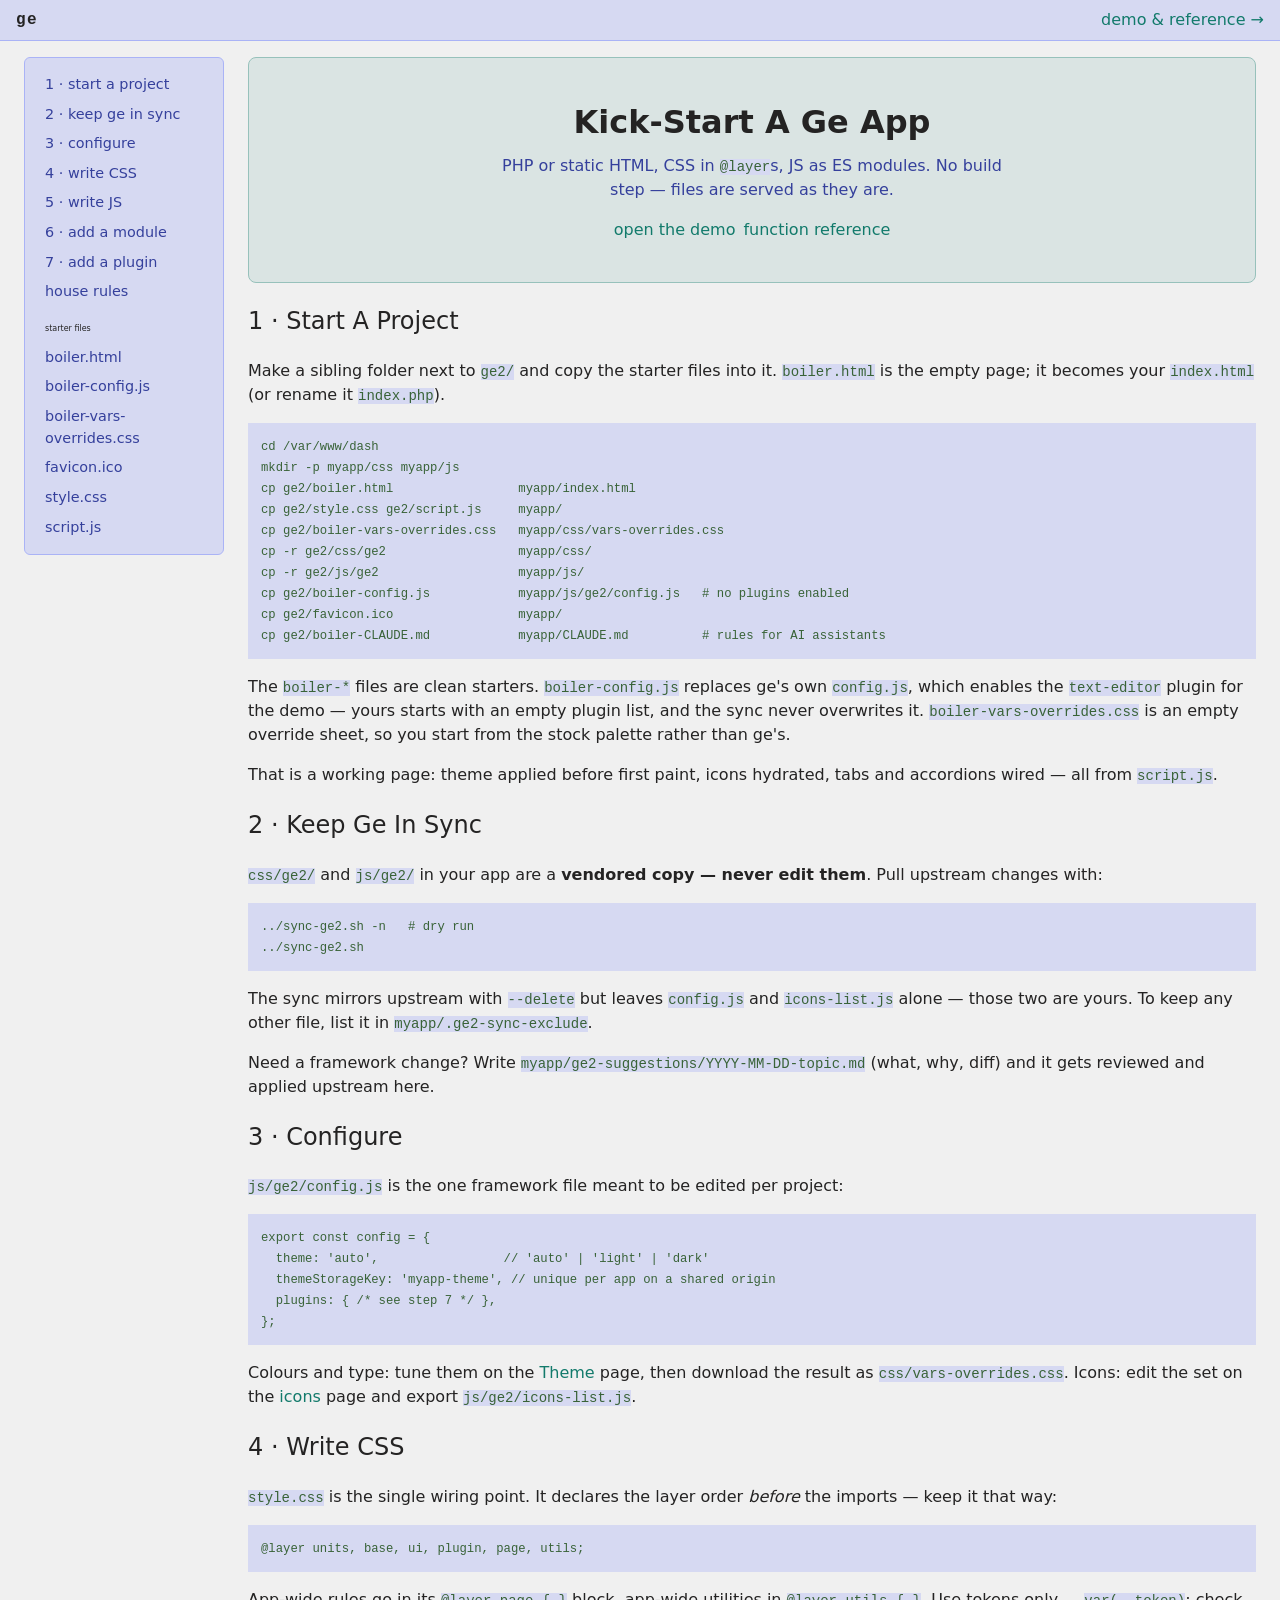
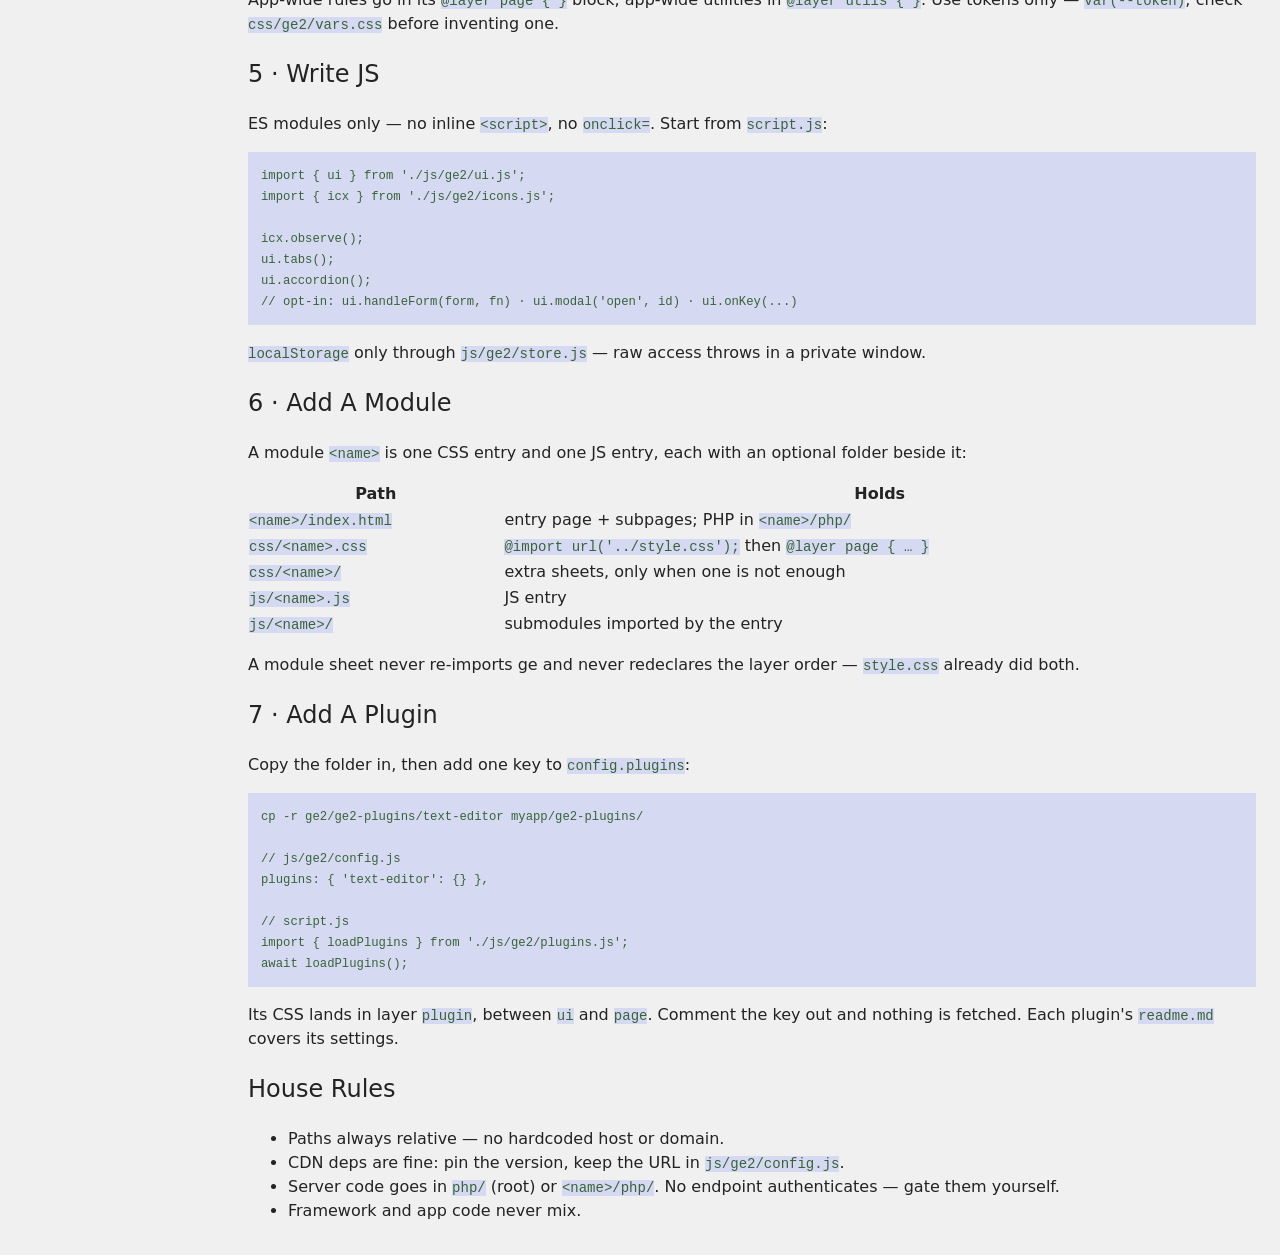
<file: index.html>
<!DOCTYPE html>
<html lang="en">
<head>
<meta charset="UTF-8">
<meta name="viewport" content="width=device-width, initial-scale=1.0">
<title>ge · quick start</title>
<link rel="icon" href="favicon.ico" sizes="any">
<link rel="stylesheet" href="style.css">
<script type="module" src="script.js"></script>
</head>
<body>

<header class="topbar">
  <span class="topbar-brand">ge</span>
  <span class="topbar-spacer"></span>
  <a href="ge2/index.html">demo &amp; reference →</a>
</header>

<div class="layout p4">

<nav class="sidemenu">
  <ul>
    <li><a href="#start">1 · start a project</a></li>
    <li><a href="#sync">2 · keep ge in sync</a></li>
    <li><a href="#config">3 · configure</a></li>
    <li><a href="#css">4 · write CSS</a></li>
    <li><a href="#js">5 · write JS</a></li>
    <li><a href="#module">6 · add a module</a></li>
    <li><a href="#plugins">7 · add a plugin</a></li>
    <li><a href="#rules">house rules</a></li>
  </ul>
  <p class="fsmall">starter files</p>
  <ul>
    <li><a href="boiler.html">boiler.html</a></li>
    <li><a href="boiler-config.js">boiler-config.js</a></li>
    <li><a href="boiler-vars-overrides.css">boiler-vars-overrides.css</a></li>
    <li><a href="favicon.ico">favicon.ico</a></li>
    <li><a href="style.css">style.css</a></li>
    <li><a href="script.js">script.js</a></li>
  </ul>
</nav>

<main>

<section class="hero">
  <h1>Kick-start a ge app</h1>
  <p>PHP or static HTML, CSS in <code>@layer</code>s, JS as ES modules.
  No build step — files are served as they are.</p>
  <div class="hero-actions">
    <a href="ge2/index.html">open the demo</a>
    <a href="ge2/index.html#function-reference">function reference</a>
  </div>
</section>

<h2 id="start">1 · Start a project</h2>
<p>Make a sibling folder next to <code>ge2/</code> and copy the starter files
into it. <code>boiler.html</code> is the empty page; it becomes your
<code>index.html</code> (or rename it <code>index.php</code>).</p>
<pre><code>cd /var/www/dash
mkdir -p myapp/css myapp/js
cp ge2/boiler.html                 myapp/index.html
cp ge2/style.css ge2/script.js     myapp/
cp ge2/boiler-vars-overrides.css   myapp/css/vars-overrides.css
cp -r ge2/css/ge2                  myapp/css/
cp -r ge2/js/ge2                   myapp/js/
cp ge2/boiler-config.js            myapp/js/ge2/config.js   # no plugins enabled
cp ge2/favicon.ico                 myapp/
cp ge2/boiler-CLAUDE.md            myapp/CLAUDE.md          # rules for AI assistants</code></pre>
<p>The <code>boiler-*</code> files are clean starters. <code>boiler-config.js</code>
replaces ge's own <code>config.js</code>, which enables the
<code>text-editor</code> plugin for the demo — yours starts with an empty
plugin list, and the sync never overwrites it.
<code>boiler-vars-overrides.css</code> is an empty override sheet, so you
start from the stock palette rather than ge's.</p>
<p>That is a working page: theme applied before first paint, icons hydrated,
tabs and accordions wired — all from <code>script.js</code>.</p>

<h2 id="sync">2 · Keep ge in sync</h2>
<p><code>css/ge2/</code> and <code>js/ge2/</code> in your app are a
<strong>vendored copy — never edit them</strong>. Pull upstream changes
with:</p>
<pre><code>../sync-ge2.sh -n   # dry run
../sync-ge2.sh</code></pre>
<p>The sync mirrors upstream with <code>--delete</code> but leaves
<code>config.js</code> and <code>icons-list.js</code> alone — those two are
yours. To keep any other file, list it in
<code>myapp/.ge2-sync-exclude</code>.</p>
<p>Need a framework change? Write
<code>myapp/ge2-suggestions/YYYY-MM-DD-topic.md</code> (what, why, diff) and
it gets reviewed and applied upstream here.</p>

<h2 id="config">3 · Configure</h2>
<p><code>js/ge2/config.js</code> is the one framework file meant to be
edited per project:</p>
<pre><code>export const config = {
  theme: 'auto',                 // 'auto' | 'light' | 'dark'
  themeStorageKey: 'myapp-theme', // unique per app on a shared origin
  plugins: { /* see step 7 */ },
};</code></pre>
<p>Colours and type: tune them on the <a href="ge2/theme.html">Theme</a> page, then
download the result as <code>css/vars-overrides.css</code>. Icons: edit the
set on the <a href="ge2/icons.html">icons</a> page and export
<code>js/ge2/icons-list.js</code>.</p>

<h2 id="css">4 · Write CSS</h2>
<p><code>style.css</code> is the single wiring point. It declares the layer
order <em>before</em> the imports — keep it that way:</p>
<pre><code>@layer units, base, ui, plugin, page, utils;</code></pre>
<p>App-wide rules go in its <code>@layer page { }</code> block, app-wide
utilities in <code>@layer utils { }</code>. Use tokens only —
<code>var(--token)</code>; check <code>css/ge2/vars.css</code> before
inventing one.</p>

<h2 id="js">5 · Write JS</h2>
<p>ES modules only — no inline <code>&lt;script&gt;</code>, no
<code>onclick=</code>. Start from <code>script.js</code>:</p>
<pre><code>import { ui } from './js/ge2/ui.js';
import { icx } from './js/ge2/icons.js';

icx.observe();
ui.tabs();
ui.accordion();
// opt-in: ui.handleForm(form, fn) · ui.modal('open', id) · ui.onKey(...)</code></pre>
<p><code>localStorage</code> only through <code>js/ge2/store.js</code> —
raw access throws in a private window.</p>

<h2 id="module">6 · Add a module</h2>
<p>A module <code>&lt;name&gt;</code> is one CSS entry and one JS entry, each
with an optional folder beside it:</p>
<table>
  <thead><tr><th>Path</th><th>Holds</th></tr></thead>
  <tbody>
    <tr><td><code>&lt;name&gt;/index.html</code></td><td>entry page + subpages; PHP in <code>&lt;name&gt;/php/</code></td></tr>
    <tr><td><code>css/&lt;name&gt;.css</code></td><td><code>@import url('../style.css');</code> then <code>@layer page { … }</code></td></tr>
    <tr><td><code>css/&lt;name&gt;/</code></td><td>extra sheets, only when one is not enough</td></tr>
    <tr><td><code>js/&lt;name&gt;.js</code></td><td>JS entry</td></tr>
    <tr><td><code>js/&lt;name&gt;/</code></td><td>submodules imported by the entry</td></tr>
  </tbody>
</table>
<p>A module sheet never re-imports ge and never redeclares the layer
order — <code>style.css</code> already did both.</p>

<h2 id="plugins">7 · Add a plugin</h2>
<p>Copy the folder in, then add one key to <code>config.plugins</code>:</p>
<pre><code>cp -r ge2/ge2-plugins/text-editor myapp/ge2-plugins/

// js/ge2/config.js
plugins: { 'text-editor': {} },

// script.js
import { loadPlugins } from './js/ge2/plugins.js';
await loadPlugins();</code></pre>
<p>Its CSS lands in layer <code>plugin</code>, between <code>ui</code> and
<code>page</code>. Comment the key out and nothing is fetched. Each plugin's
<code>readme.md</code> covers its settings.</p>

<h2 id="rules">House rules</h2>
<ul>
  <li>Paths always relative — no hardcoded host or domain.</li>
  <li>CDN deps are fine: pin the version, keep the URL in
  <code>js/ge2/config.js</code>.</li>
  <li>Server code goes in <code>php/</code> (root) or
  <code>&lt;name&gt;/php/</code>. No endpoint authenticates — gate them
  yourself.</li>
  <li>Framework and app code never mix.</li>
</ul>

</main>
</div>

</body>
</html>
</file>
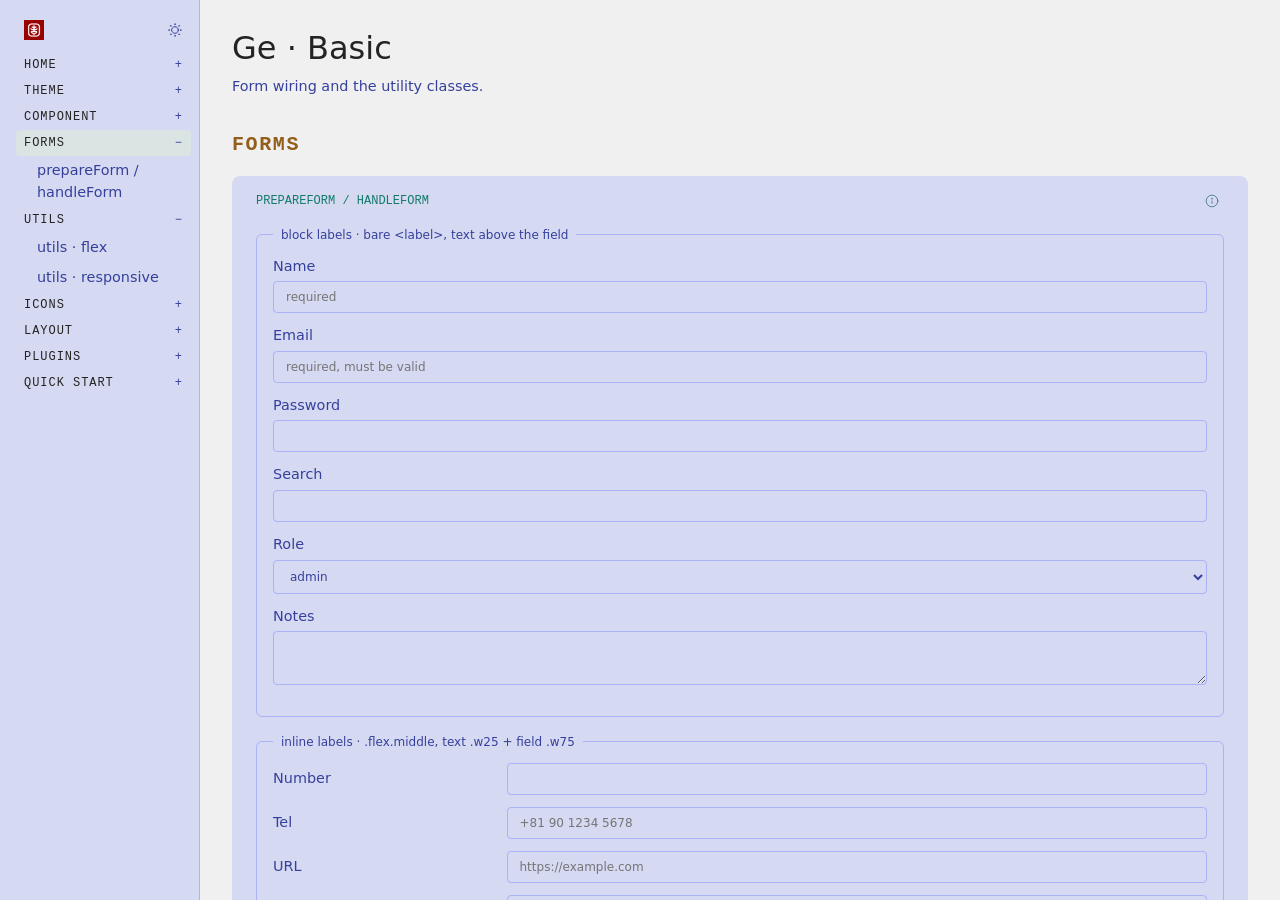
<file: ge2/basic.html>
<!DOCTYPE html>
<html lang="en">
<head>
<meta charset="UTF-8">
<meta name="viewport" content="width=device-width, initial-scale=1.0">
<title>ge · Basic</title>
<link rel="icon" href="favicon.ico" sizes="any">
<link rel="stylesheet" href="../css/ge-maker.css">
</head>
<body data-page="basic">
<div class="shell">
<!-- filled from ge2/menu.json by js/ge-maker/menu.js -->
<nav class="sidebar" id="siteNav"></nav>
<div class="page">

  <h1>ge · Basic</h1>
  <p class="sub">Form wiring and the utility classes.</p>

  <h2 class="group-head" id="forms">Forms</h2>
  <section id="form-prepare">
    <h2>prepareForm / handleForm</h2>
    <p class="out" data-note>Every layout below is built from <code>utils.css</code> classes — <code>.flex</code>, <code>.column</code>, <code>.middle</code>, <code>.w*</code> and the <code>-md</code> variants — plus three page-layer grouping classes that space by margin, never <code>gap</code>: <code>.stack</code> (vertical), <code>.cluster</code> (inline) and <code>.cluster-md</code> (stacked on phones, inline from md). A bare <code>&lt;label&gt;</code> stacks its text above the field; add <code>.flex.middle</code> to put them side by side.</p>
    <form id="demoForm">
      <div id="formFields" class="flex column stack">
        <!-- deliberately no id= on any field: prepareForm must generate them -->

        <fieldset class="p3">
          <legend>block labels · bare &lt;label&gt;, text above the field</legend>
          <label>Name
            <input type="text" name="name" required placeholder="required">
          </label>
          <label>Email
            <input type="email" name="email" required placeholder="required, must be valid">
          </label>
          <label>Password
            <input type="password" name="password" autocomplete="new-password">
          </label>
          <label>Search
            <input type="search" name="search">
          </label>
          <label>Role
            <select name="role">
              <option value="admin">admin</option>
              <option value="editor">editor</option>
            </select>
          </label>
          <label>Notes
            <textarea name="notes" rows="2"></textarea>
          </label>
        </fieldset>

        <fieldset class="p3">
          <legend>inline labels · .flex.middle, text .w25 + field .w75</legend>
          <label class="flex middle"><span class="w25">Number</span>
            <input class="w75" type="number" name="number" min="0" max="100" step="1">
          </label>
          <label class="flex middle"><span class="w25">Tel</span>
            <input class="w75" type="tel" name="tel" placeholder="+81 90 1234 5678">
          </label>
          <label class="flex middle"><span class="w25">URL</span>
            <input class="w75" type="url" name="url" placeholder="https://example.com">
          </label>
          <label class="flex middle"><span class="w25">Color</span>
            <input class="w75" type="color" name="color" value="#1989ae">
          </label>
          <label class="flex middle"><span class="w25">Range</span>
            <input class="w75" type="range" name="range" min="0" max="100" value="50">
          </label>
          <label class="flex middle"><span class="w25">File</span>
            <input class="w75" type="file" name="file">
          </label>
        </fieldset>

        <fieldset class="p3">
          <legend>inline group · .flex.column.row-md.cluster-md — stacked on phones, one row from md</legend>
          <div class="flex column row-md cluster-md">
            <label class="flex column flex-1">Date
              <input type="date" name="date">
            </label>
            <label class="flex column flex-1">Time
              <input type="time" name="time">
            </label>
            <label class="flex column flex-1">Month
              <input type="month" name="month">
            </label>
            <label class="flex column flex-1">Week
              <input type="week" name="week">
            </label>
          </div>
          <label>Datetime-local
            <input type="datetime-local" name="datetime">
          </label>
        </fieldset>

        <div class="flex column row-md stack cluster-md">
          <fieldset class="p3 flex-1">
            <legend>checkboxes · inline group, .flex.wrap.cluster</legend>
            <div class="flex wrap cluster">
              <label class="flex middle"><input type="checkbox" name="news" value="yes"> newsletter</label>
              <label class="flex middle"><input type="checkbox" name="terms" value="yes"> terms</label>
              <label class="flex middle"><input type="checkbox" name="beta" value="yes"> beta</label>
            </div>
          </fieldset>

          <fieldset class="p3 flex-1">
            <legend>radios · block group, .flex.column</legend>
            <div class="flex column">
              <label class="flex middle"><input type="radio" name="size" value="s" checked> small</label>
              <label class="flex middle"><input type="radio" name="size" value="m"> medium</label>
              <label class="flex middle"><input type="radio" name="size" value="l"> large</label>
            </div>
          </fieldset>
        </div>

        <input type="hidden" name="hidden" value="from a hidden input">
      </div>
      <!-- secondary actions left, submits right; the primary sits last, at the far edge -->
      <div class="form-actions flex middle between wrap cluster">
        <div class="flex wrap cluster">
          <input type="reset" value="Cancel">
          <input type="button" value="input button">
          <button type="button" id="formInject">inject field + prepareForm()</button>
        </div>
        <div class="flex wrap cluster end">
          <input type="image" src="favicon.ico" alt="Submit (input image)">
          <input type="submit" value="input submit">
          <button type="submit">Submit</button>
        </div>
      </div>
    </form>
    <p class="out" id="formIds"></p>
    <p class="out" id="formOut"></p>
  </section>

  <h2 class="group-head" id="utils">Utils</h2>
  <section id="utils-flex">
    <h2>utils · flex</h2>
    <p class="out" data-note>Modifiers are scoped under <code>.flex</code>, so <code>.center</code> alone does nothing — by design.</p>

    <div class="util-demo">
      <div class="p1 flex row middle between gap-3 util-box">
        <span class="p1 util-chip">row</span><span class="p1 util-chip">middle</span><span class="p1 util-chip">between</span>
      </div>
      <div class="p1 flex column gap-2 util-box">
        <span class="p1 util-chip">column</span><span class="p1 util-chip">gap-2</span>
      </div>
      <div class="p1 flex row center gap-1 util-box">
        <span class="p1 util-chip">center</span><span class="p1 util-chip">gap-1</span>
      </div>
      <div class="p1 flex row gap-4 util-box">
        <span class="p1 util-chip flex-1">flex-1</span><span class="p1 util-chip noshrink">noshrink</span>
      </div>
    </div>

    <h3 class="sub-h3">padding · .p1 – .p5</h3>
    <div class="flex row wrap middle gap-2">
      <span class="util-chip p1">p1</span>
      <span class="util-chip p2">p2</span>
      <span class="util-chip p3">p3</span>
      <span class="util-chip p4">p4</span>
      <span class="util-chip p5">p5</span>
    </div>

    <h3 class="sub-h3">width · .w10 – .w100 <span class="mono">(fixed at every size — opt into change with -sm/-md/-lg)</span></h3>
    <div class="util-widths">
      <div class="p1 w25 util-box">w25</div>
      <div class="p1 w33 util-box">w33</div>
      <div class="p1 w50 util-box">w50</div>
      <div class="p1 w66 util-box">w66</div>
      <div class="p1 w100 util-box">w100</div>
    </div>

    <p class="fsmall util-box">.fsmall — font-size uses the <code>--xs</code> spacing token (0.5rem / 8px)</p>
  </section>
  <section id="utils-responsive">
    <h2>utils · responsive</h2>
    <p class="out" data-note>Mobile-first: <code>-sm</code> applies from 576px <em>up</em>, <code>-md</code> from 768px, and so on. Resize the window — the live readout shows which breakpoint is active.</p>
    <p class="out" id="bpNow">measuring…</p>

    <h3 class="sub-h3">.w100 .w50-sm .w33-md .w25-lg</h3>
    <div class="flex row wrap gap-2">
      <div class="p1 w100 w50-sm w33-md w25-lg util-box">A</div>
      <div class="p1 w100 w50-sm w33-md w25-lg util-box">B</div>
      <div class="p1 w100 w50-sm w33-md w25-lg util-box">C</div>
      <div class="p1 w100 w50-sm w33-md w25-lg util-box">D</div>
    </div>

    <h3 class="sub-h3">.flex.column.row-md.between-md</h3>
    <div class="p1 flex column row-md between-md gap-2 util-box">
      <span class="p1 util-chip">stacks below md</span>
      <span class="p1 util-chip">spreads from md up</span>
    </div>

    <h3 class="sub-h3">.p1 .p3-md .p5-lg</h3>
    <div class="p1 p3-md p5-lg util-box">padding grows with the viewport</div>
  </section>

</div>
</div>


<script type="module" src="../js/ge-maker.js"></script>
</body>
</html>
</file>
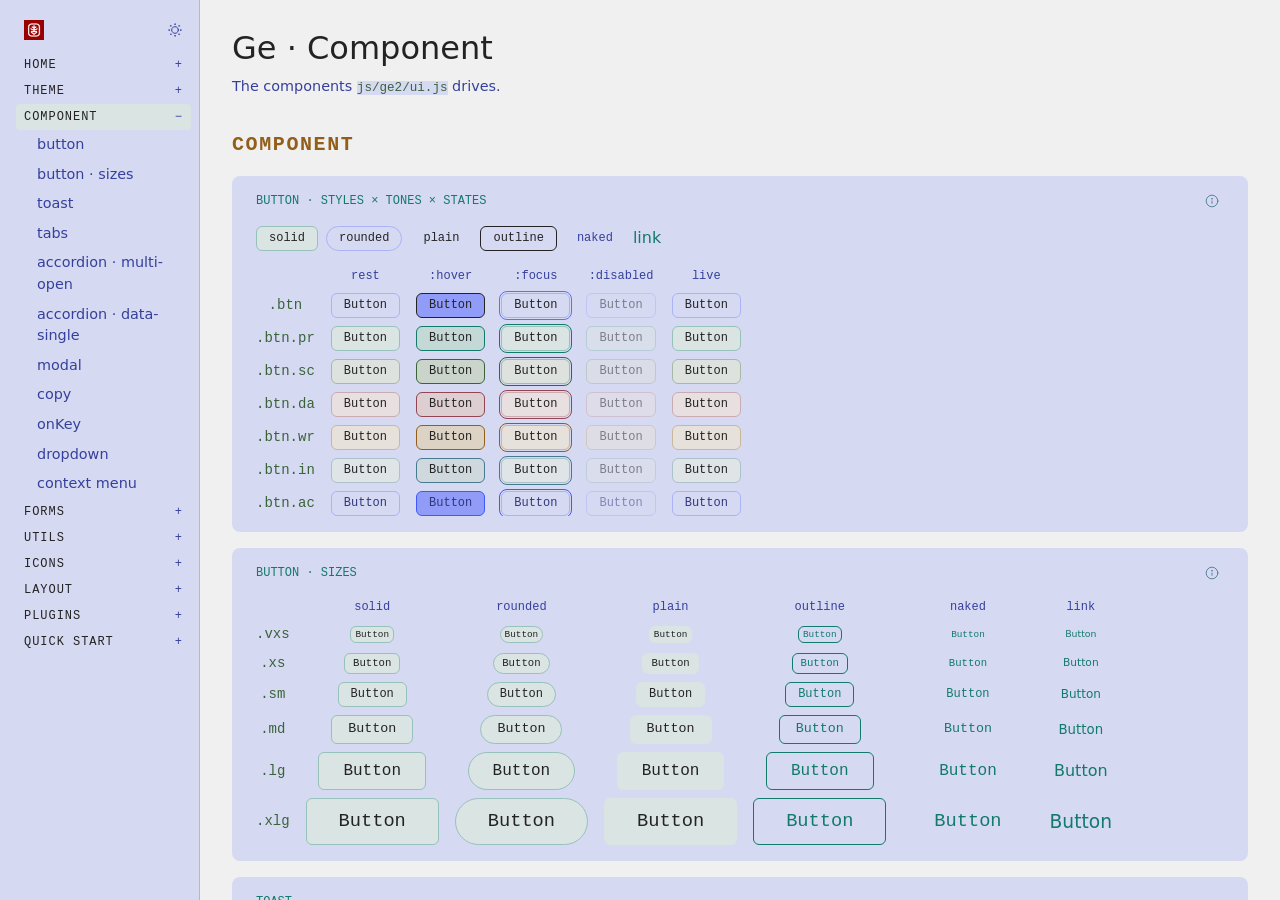
<file: ge2/component.html>
<!DOCTYPE html>
<html lang="en">
<head>
<meta charset="UTF-8">
<meta name="viewport" content="width=device-width, initial-scale=1.0">
<title>ge · Component</title>
<link rel="icon" href="favicon.ico" sizes="any">
<link rel="stylesheet" href="../css/ge-maker.css">
</head>
<body data-page="component">
<div class="shell">
<!-- filled from ge2/menu.json by js/ge-maker/menu.js -->
<nav class="sidebar" id="siteNav"></nav>
<div class="page">

  <h1>ge · Component</h1>
  <p class="sub">The components <code>js/ge2/ui.js</code> drives.</p>

  <h2 class="group-head" id="components">Component</h2>
  <section id="buttons">
    <h2>button · styles × tones × states</h2>
    <p class="out" data-note>Each row is a colour token, each column a state. Classes live in <code>css/ge2/utils.css</code>: <code>.btn</code> (or a bare <code>button</code>) plus a style — <code>.rounded .plain .outline .naked .link</code> — and a tone — <code>.pr .sc .da .wr .in .ac</code>. The <code>:hover</code> / <code>:focus</code> columns are forced with <code>.is-hover</code> / <code>.is-focus</code>; the <em>live</em> column is a real button — hover it, Tab to it.</p>
    <div class="controls" id="btnKinds" role="group" aria-label="button style"></div>
    <div class="btn-scroll"><div class="btn-grid" id="btnGrid"></div></div>
  </section>
  <section id="button-sizes">
    <h2>button · sizes</h2>
    <p class="out" data-note>One spacing token per size — <code>.vxs .xs .sm .md .lg .xlg</code> — drives both padding and type; <code>.sm</code> is the default. <code>.link</code> keeps the surrounding text size until it is given one.</p>
    <div class="btn-scroll"><div class="btn-grid btn-grid-sizes" id="btnSizes"></div></div>
  </section>
  <section id="toast">
    <h2>toast</h2>
    <div class="controls">
      <button type="button" id="toast-info">info</button>
      <button type="button" id="toast-success">success</button>
      <button type="button" id="toast-error">error</button>
      <button type="button" id="toast-warning">warning</button>
      <button type="button" id="toastError">ui.error()</button>
    </div>
  </section>
  <section id="tabs">
    <h2>tabs</h2>
    <ul class="tabmenu" data-scope="tabPanels">
      <li data-tab="tab-one" class="active">One</li>
      <li data-tab="tab-two">Two</li>
      <li data-tab="tab-three">Three</li>
    </ul>
    <div id="tabPanels">
      <section class="tab active" id="tab-one">First panel. Arrow keys / Home / End move between tabs.</section>
      <section class="tab" id="tab-two">Second panel.</section>
      <section class="tab" id="tab-three">Third panel.</section>
    </div>
  </section>
  <section id="accordion-multi">
    <h2>accordion · multi-open</h2>
    <div class="accordion">
      <div class="accordion-item">
        <div class="accordion-header">First</div>
        <div class="accordion-content">Both items can be open at once.</div>
      </div>
      <div class="accordion-item">
        <div class="accordion-header">Second</div>
        <div class="accordion-content">Enter / Space toggles, arrows move, Escape collapses.</div>
      </div>
    </div>
  </section>
  <section id="accordion-single">
    <h2>accordion · data-single</h2>
    <div class="accordion" data-single>
      <div class="accordion-item active">
        <div class="accordion-header">Alpha</div>
        <div class="accordion-content">Opening another item closes this one.</div>
      </div>
      <div class="accordion-item">
        <div class="accordion-header">Beta</div>
        <div class="accordion-content">Only one open at a time.</div>
      </div>
      <div class="accordion-item">
        <div class="accordion-header">Gamma</div>
        <div class="accordion-content">Third item.</div>
      </div>
    </div>
  </section>
  <section id="modal">
    <h2>modal</h2>
    <div class="controls">
      <button type="button" id="modalOpen">open</button>
      <button type="button" id="modalMissing">open missing id (expect error toast)</button>
    </div>
    <p class="out" data-note>Tab must cycle inside the dialog. Escape or an overlay click closes it, and focus returns to the opener.</p>
  </section>

  <section id="dropdown">
    <h2>dropdown</h2>
    <p class="out" data-note>A button and a panel. <code>ui.dropdown()</code> handles the toggle, closes on an outside click, on <kbd>Escape</kbd>, and when an item is chosen — the click itself is yours to handle.</p>
    <div class="controls">
      <div class="dropdown">
        <button class="dropdown-toggle" type="button">Actions</button>
        <ul class="dropdown-menu" id="demoDropdown">
          <li><button type="button" data-act="rename">Rename</button></li>
          <li><button type="button" data-act="duplicate">Duplicate</button></li>
          <li><hr></li>
          <li><button type="button" class="menu-danger" data-act="delete">Delete</button></li>
        </ul>
      </div>
      <span class="out" id="dropdownOut">nothing chosen</span>
    </div>
  </section>

  <section id="contextmenu">
    <h2>context menu</h2>
    <p class="out" data-note>Right-click the panel below. The menu opens at the pointer and is clamped so it never hangs off the viewport.</p>
    <div class="util-box p4" data-contextmenu="demoContext" id="contextTarget">
      right-click anywhere in here
    </div>
    <p class="out" id="contextOut">nothing chosen</p>
  </section>

  <section id="copy">
    <h2>copy</h2>
    <label>textarea source
      <textarea id="copySrcArea" rows="2">copy me from a textarea</textarea>
    </label>
    <div class="controls"><button type="button" id="copyArea">Copy textarea</button></div>
    <pre id="copySrcPre">copy me from a &lt;pre&gt; (selection path)</pre>
    <div class="controls"><button type="button" id="copyPre">Copy pre</button></div>
  </section>
  <section id="onkey">
    <h2>onKey</h2>
    <p class="out" data-note>Press <strong>Ctrl+K</strong>, or <strong>Shift+?</strong>. Typing in the fields above must stay unaffected.</p>
    <div class="controls"><button type="button" id="keyUnbind">unbind Ctrl+K</button></div>
    <p class="out" id="keyOut">nothing yet</p>
  </section>

</div>
</div>

<div class="modal" id="demoModal">
  <h3>Demo dialog</h3>
  <p>Focus is trapped here. Try Tab and Shift+Tab.</p>
  <div class="controls">
    <button type="button">no-op</button>
    <button type="button" id="modalClose">close</button>
  </div>
</div>

<ul class="contextmenu" id="demoContext">
  <li><button type="button" data-act="open">Open</button></li>
  <li><button type="button" data-act="rename">Rename</button></li>
  <li><hr></li>
  <li><button type="button" class="menu-danger" data-act="delete">Delete</button></li>
</ul>

<script type="module" src="../js/ge-maker.js"></script>
</body>
</html>
</file>
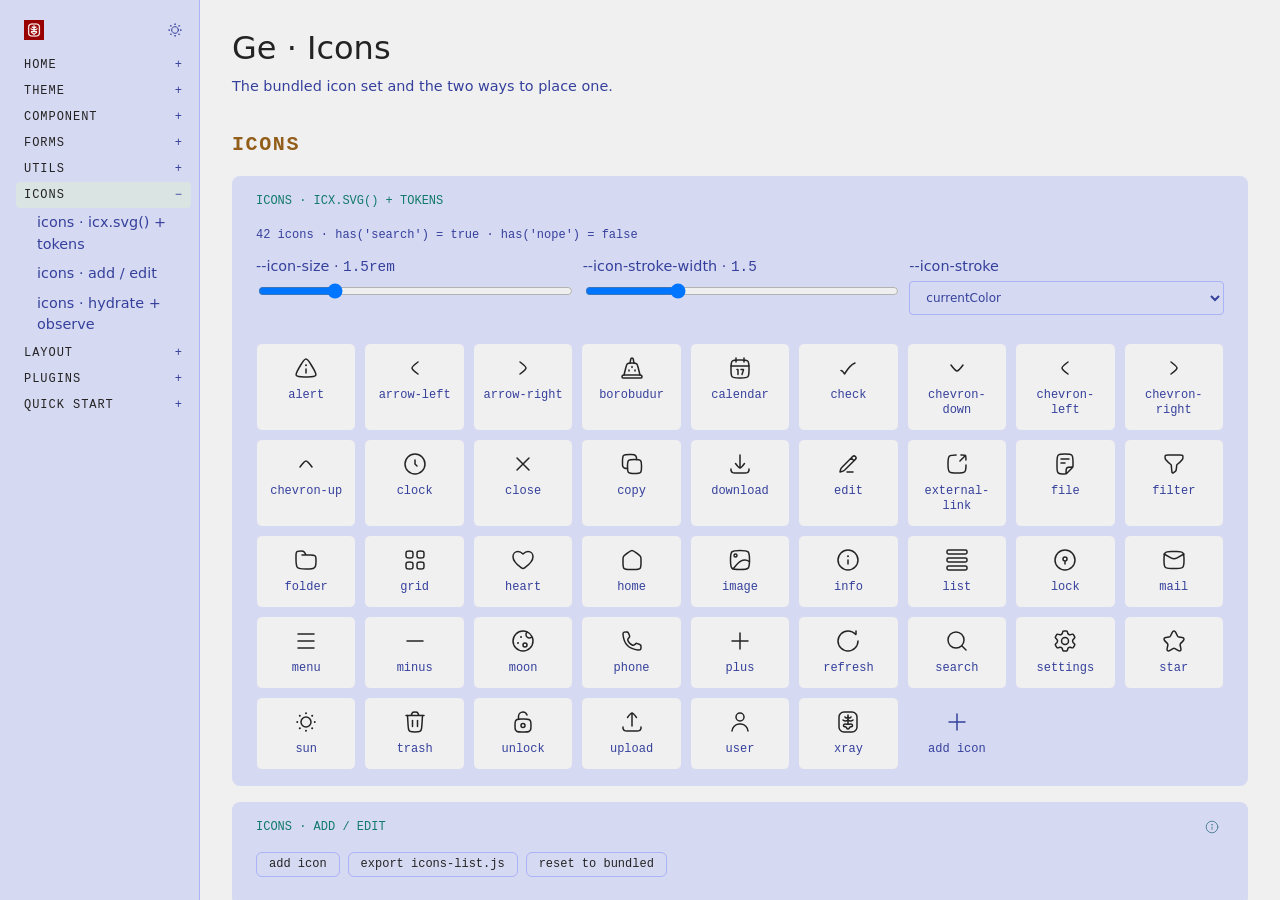
<file: ge2/icons.html>
<!DOCTYPE html>
<html lang="en">
<head>
<meta charset="UTF-8">
<meta name="viewport" content="width=device-width, initial-scale=1.0">
<title>ge · Icons</title>
<link rel="icon" href="favicon.ico" sizes="any">
<link rel="stylesheet" href="../css/ge-maker.css">
</head>
<body data-page="icons">
<div class="shell">
<!-- filled from ge2/menu.json by js/ge-maker/menu.js -->
<nav class="sidebar" id="siteNav"></nav>
<div class="page">

  <h1>ge · Icons</h1>
  <p class="sub">The bundled icon set and the two ways to place one.</p>

  <h2 class="group-head" id="icons">icons</h2>
  <section id="icons-svg">
    <h2>icons · icx.svg() + tokens</h2>
    <p class="out" id="iconMeta"></p>

    <div class="token-controls">
      <label>--icon-size · <span class="mono" id="sizeVal">1.5rem</span>
        <input type="range" id="iconSize" min="12" max="64" step="2" value="24">
      </label>
      <label>--icon-stroke-width · <span class="mono" id="strokeVal">1.5</span>
        <input type="range" id="iconStroke" min="0.5" max="4" step="0.25" value="1.5">
      </label>
      <label>--icon-stroke
        <select id="iconColor">
          <option value="currentColor">currentColor</option>
          <option value="var(--pr)">var(--pr)</option>
          <option value="var(--sc)">var(--sc)</option>
          <option value="var(--da)">var(--da)</option>
          <option value="var(--wr)">var(--wr)</option>
          <option value="var(--muted)">var(--muted)</option>
          <option value="var(--ac)">var(--ac)</option>
        </select>
      </label>
    </div>

    <div class="icons-grid" id="iconsGrid"></div>
  </section>
  <section id="icons-edit">
    <h2>icons · add / edit</h2>
    <p class="out" data-note>Author the set from the page. Every tile has an edit button; the last tile adds a new icon. Paste either a whole <code>&lt;svg&gt;</code> or just its contents — the wrapper is stripped, since <code>icons-list.js</code> stores the body only and <code>icx.svg()</code> supplies the rest. Changes live in <code>localStorage</code> and apply to this page immediately; <strong>export</strong> writes a complete <code>icons-list.js</code> for you to drop into <code>js/ge2/</code>.</p>
    <div class="controls">
      <button type="button" id="iconAdd">add icon</button>
      <button type="button" id="iconExport">export icons-list.js</button>
      <button type="button" id="iconReset">reset to bundled</button>
    </div>
    <p class="out" id="iconEditOut"></p>
  </section>
  <section id="icons-hydrate">
    <h2>icons · hydrate + observe</h2>
    <p class="out" data-note>These three exist in the markup at load, so <code>icx.observe()</code> hydrates them on its first pass. The middle two carry <code>data-icon-size</code>/<code>-stroke</code>, which ride on inline custom properties and so survive the token rules above:</p>
    <div class="controls">
      <span data-icon="star"></span>
      <span data-icon="heart" data-icon-size="32"></span>
      <span data-icon="moon" data-icon-size="16" data-icon-stroke="3"></span>
    </div>
    <div class="controls" style="margin-top:0.8rem">
      <button type="button" id="iconInject">inject [data-icon] after load</button>
      <button type="button" id="iconMissing">inject unknown icon name</button>
    </div>
    <div id="iconLive"></div>
    <p class="out" id="iconOut"></p>
  </section>

</div>
</div>


<div class="modal" id="iconModal">
  <h3 id="iconModalTitle">Add icon</h3>
  <div class="icon-form">
    <label for="iconNameField">name</label>
    <input type="text" id="iconNameField" placeholder="my-icon" spellcheck="false" autocomplete="off">
    <label for="iconSvgField">markup</label>
    <textarea id="iconSvgField" rows="6" spellcheck="false"
      placeholder="&lt;svg …&gt;&lt;path d=…/&gt;&lt;/svg&gt; or just &lt;path d=…/&gt;"></textarea>
  </div>
  <div class="icon-preview">
    <span id="iconPreview"></span>
    <span class="out" id="iconPreviewHint"></span>
  </div>
  <div class="controls">
    <button type="button" id="iconDelete">delete</button>
    <button type="button" id="iconCancel">cancel</button>
    <button type="button" id="iconSave">save</button>
  </div>
</div>

<script type="module" src="../js/ge-maker.js"></script>
</body>
</html>
</file>
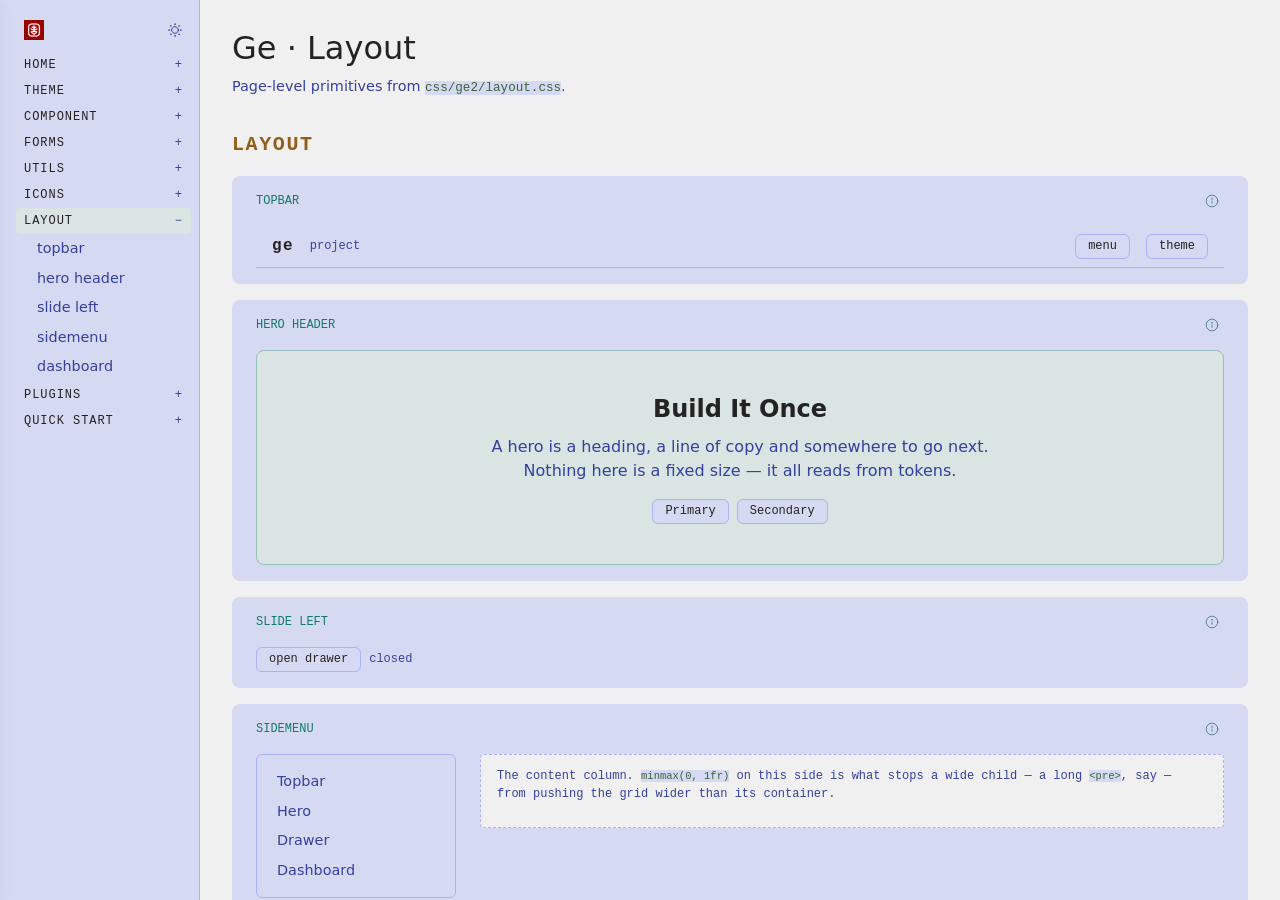
<file: ge2/layout.html>
<!DOCTYPE html>
<html lang="en">
<head>
<meta charset="UTF-8">
<meta name="viewport" content="width=device-width, initial-scale=1.0">
<title>ge · Layout</title>
<link rel="icon" href="favicon.ico" sizes="any">
<link rel="stylesheet" href="../css/ge-maker.css">
</head>
<body data-page="layout">
<div class="shell">
<!-- filled from ge2/menu.json by js/ge-maker/menu.js -->
<nav class="sidebar" id="siteNav"></nav>
<div class="page">

  <h1>ge · Layout</h1>
  <p class="sub">Page-level primitives from <code>css/ge2/layout.css</code>.</p>

  <h2 class="group-head" id="layout">Layout</h2>

  <section id="topbar">
    <h2>topbar</h2>
    <p class="out" data-note>Sticky strip. <code>.topbar-spacer</code> pushes what follows to the far edge.</p>
    <div class="topbar">
      <span class="topbar-brand">ge</span>
      <span class="out">project</span>
      <span class="topbar-spacer"></span>
      <button type="button" data-drawer="demoDrawer">menu</button>
      <button type="button" id="topbarTheme">theme</button>
    </div>
  </section>

  <section id="hero">
    <h2>hero header</h2>
    <p class="out" data-note>Banner block. Colours come from the <code>--pr-*</code> family, so it retunes with the palette.</p>
    <div class="hero">
      <h2>Build it once</h2>
      <p>A hero is a heading, a line of copy and somewhere to go next. Nothing here is a fixed size — it all reads from tokens.</p>
      <div class="hero-actions">
        <button type="button">Primary</button>
        <button type="button">Secondary</button>
      </div>
    </div>
  </section>

  <section id="drawer">
    <h2>slide left</h2>
    <p class="out" data-note>An off-canvas panel. <code>ui.drawer()</code> wires every <code>[data-drawer="id"]</code>; the scrim and <kbd>Escape</kbd> close it. Unlike <code>ui.modal()</code> it does not trap focus — it is navigation, not a dialog.</p>
    <div class="controls">
      <button type="button" data-drawer="demoDrawer">open drawer</button>
      <span class="out" id="drawerOut">closed</span>
    </div>
  </section>

  <section id="sidemenu">
    <h2>sidemenu</h2>
    <p class="out" data-note>A sticky column beside the content. Collapses to one column below <code>md</code>.</p>
    <div class="layout">
      <aside class="sidemenu">
        <ul>
          <li><a href="#topbar">Topbar</a></li>
          <li><a href="#hero">Hero</a></li>
          <li><a href="#drawer">Drawer</a></li>
          <li><a href="#dashboard">Dashboard</a></li>
        </ul>
      </aside>
      <div class="util-box p3">
        <p>The content column. <code>minmax(0, 1fr)</code> on this side is what
        stops a wide child — a long <code>&lt;pre&gt;</code>, say — from pushing
        the grid wider than its container.</p>
      </div>
    </div>
  </section>

  <section id="dashboard">
    <h2>dashboard</h2>
    <p class="out" data-note>Auto-fitting card grid; the tiles reflow on their own, no breakpoints involved.</p>
    <div class="dashboard">
      <div class="card">
        <span class="card-title">Uploads</span>
        <span class="card-value">1,284</span>
        <span class="card-trend up">▲ 12% this week</span>
      </div>
      <div class="card">
        <span class="card-title">Storage</span>
        <span class="card-value">7.4 GB</span>
        <span class="card-trend down">▼ 3% this week</span>
      </div>
      <div class="card">
        <span class="card-title">Notes</span>
        <span class="card-value">96</span>
        <span class="out">across 14 folders</span>
      </div>
      <div class="card">
        <span class="card-title">Icons</span>
        <span class="card-value">42</span>
        <span class="out">Hugeicons, MIT</span>
      </div>
    </div>
  </section>

</div>
</div>

<div class="drawer-scrim" data-drawer-for="demoDrawer"></div>
<aside class="drawer" id="demoDrawer" aria-label="Demo navigation">
  <h3>Drawer</h3>
  <p class="out" data-note>Slides in from the left, over the page. Escape or a click on the scrim closes it.</p>
  <ul class="sidemenu">
    <li><a href="#topbar">Topbar</a></li>
    <li><a href="#hero">Hero</a></li>
    <li><a href="#sidemenu">Sidemenu</a></li>
    <li><a href="#dashboard">Dashboard</a></li>
  </ul>
  <div class="controls">
    <button type="button" data-drawer="demoDrawer">close</button>
  </div>
</aside>

<script type="module" src="../js/ge-maker.js"></script>
</body>
</html>
</file>
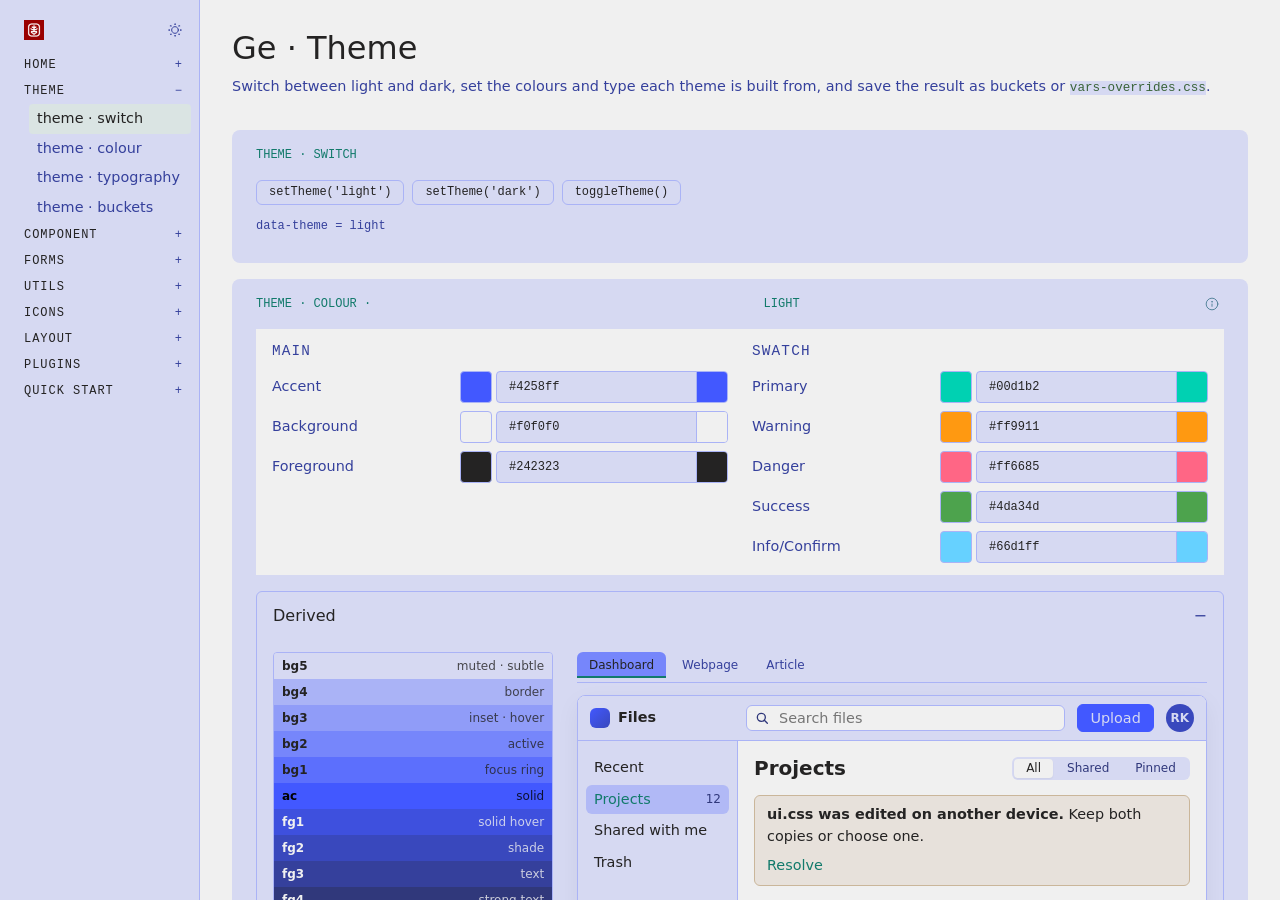
<file: ge2/theme.html>
<!DOCTYPE html>
<html lang="en">
<head>
<meta charset="UTF-8">
<meta name="viewport" content="width=device-width, initial-scale=1.0">
<title>ge · Theme</title>
<link rel="icon" href="favicon.ico" sizes="any">
<link rel="stylesheet" href="../css/ge-maker.css">
</head>
<body data-page="theme">
<div class="shell">
<!-- filled from ge2/menu.json by js/ge-maker/menu.js -->
<nav class="sidebar" id="siteNav"></nav>
<div class="page">

  <h1>ge · Theme</h1>
  <p class="sub">Switch between light and dark, set the colours and type each theme is built from, and save the result as buckets or <code>vars-overrides.css</code>.</p>

  <section id="theme-switch">
    <h2>theme · switch</h2>
    <div class="controls">
      <button type="button" id="themeLight">setTheme('light')</button>
      <button type="button" id="themeDark">setTheme('dark')</button>
      <button type="button" id="themeToggle">toggleTheme()</button>
    </div>
    <p class="out" id="themeOut"></p>
  </section>


  <section id="theme-colour">
    <h2>theme · colour · <span id="colourTheme">light</span></h2>
    <p class="out" data-note>The colour editor. <code>--ac</code>, <code>--bg</code>, <code>--fg</code> (Main) and the five component seeds (Swatch) start at the stylesheet's values for the current theme. Any edit is a real override, set on <code>&lt;html&gt;</code>: the whole page follows it, it is kept <strong>per theme</strong> (switching swaps it in), it applies on every demo page, and buckets save it. Clearing a field, typing the stylesheet's own value, or clicking the swatch drops the override; <strong>reset colours</strong> drops them all, in both themes. <strong>theme · buckets</strong> below shows what is changed, as the <code>vars-overrides.css</code> an app drops in after <code>vars.css</code>. Under Derived, the scale steps <code>--ac</code> toward <code>--bg</code> (<code>bg1</code>…<code>bg5</code>: 15, 30, 45, 60, 85%), toward <code>--fg</code> (<code>fg1</code>…<code>fg5</code>) and toward transparent (<code>tr1</code>…<code>tr4</code>), each labelled with what it is for. The demo beside it — an app dashboard, a webpage and a docs article, one per tab — is painted from those steps; its chips and callouts take the seeds. <strong>CSS</strong>, folded under the panel, lists the formulas in force. Every field takes any CSS colour.</p>

    <div class="ge2-theme-panel w100 p3 flex column gap-6" id="themePanel">

      <div class="theme-groups">
        <div class="theme-group">
          <h3 class="sub-h3">Main</h3>
          <div class="ac-top">
            <div>
              <label for="mainAc" title="--ac">Accent</label>
              <div class="ac-row"><span class="preview-color-box main" data-swatch="ac"></span><input type="text" id="mainAc" name="ac" spellcheck="false" autocomplete="off"><input type="color" name="ac-pick" aria-label="Pick --ac"></div>
            </div>
            <div>
              <label for="mainBg" title="--bg">Background</label>
              <div class="ac-row"><span class="preview-color-box main" data-swatch="bg"></span><input type="text" id="mainBg" name="bg" spellcheck="false" autocomplete="off"><input type="color" name="bg-pick" aria-label="Pick --bg"></div>
            </div>
            <div>
              <label for="mainFg" title="--fg">Foreground</label>
              <div class="ac-row"><span class="preview-color-box main" data-swatch="fg"></span><input type="text" id="mainFg" name="fg" spellcheck="false" autocomplete="off"><input type="color" name="fg-pick" aria-label="Pick --fg"></div>
            </div>
          </div>
        </div>

        <div class="theme-group">
          <h3 class="sub-h3">Swatch</h3>
          <!-- one labelled field per seed, filled by js/ge-maker/theme.js -->
          <div class="ac-top" id="seedList"></div>
        </div>
      </div>
    </div>

    <div class="accordion theme-derived">
      <div class="accordion-item active" id="derivedItem">
        <div class="accordion-header">Derived</div>
        <div class="accordion-content">
          <div class="flex gap-6 ac-split">
            <!-- steps filled by js/ge-maker/theme.js -->
            <div class="ac-scale w100 w30-md" role="img" aria-label="--ac toward --bg and --fg"></div>

            <!-- the --ac scale and the seeds on three kinds of page: an app
                 dashboard, a website and a docs article -->
            <div class="ac-demo">
              <ul class="tabmenu" data-scope="acDemoPanels">
                <li data-tab="acDemoDash" class="active">Dashboard</li>
                <li data-tab="acDemoWeb">Webpage</li>
                <li data-tab="acDemoDoc">Article</li>
              </ul>
              <div id="acDemoPanels">
                <section class="tab active" id="acDemoDash" aria-label="Dashboard">
                  <div class="ac-frame ac-window">
                    <header class="ac-appbar">
                      <span class="ac-brand"><span class="ac-logo" aria-hidden="true"></span>Files</span>
                      <div class="ac-search">
                        <svg viewBox="0 0 24 24" aria-hidden="true"><circle cx="11" cy="11" r="6"/><path d="m20 20-4.5-4.5"/></svg>
                        <input type="search" placeholder="Search files" aria-label="Search files">
                      </div>
                      <button type="button" class="ac-btn ac-btn-solid">Upload</button>
                      <span class="ac-avatar" aria-hidden="true">RK</span>
                    </header>

                    <nav class="ac-nav" aria-label="Folders">
                      <a href="#theme-colour">Recent</a>
                      <a href="#theme-colour" aria-current="page">Projects <span class="ac-count">12</span></a>
                      <a href="#theme-colour">Shared with me</a>
                      <a href="#theme-colour">Trash</a>
                      <div class="ac-storage">
                        <span>Storage</span>
                        <div class="ac-meter" role="img" aria-label="62% used"><span></span></div>
                        <small>6.2 of 10 GB used</small>
                      </div>
                    </nav>

                    <div class="ac-main">
                      <div class="ac-main-head">
                        <strong class="ac-title">Projects</strong>
                        <div class="ac-segment" role="group" aria-label="Show">
                          <button type="button" aria-pressed="true">All</button>
                          <button type="button" aria-pressed="false">Shared</button>
                          <button type="button" aria-pressed="false">Pinned</button>
                        </div>
                      </div>

                      <p class="ac-notice"><span><strong>ui.css was edited on another device.</strong> Keep both copies or choose one.</span> <a href="#theme-colour">Resolve</a></p>

                      <table class="ac-files">
                        <thead>
                          <tr><th><input type="checkbox" aria-label="Select all"></th><th>Name</th><th>Status</th><th class="ac-wide">Size</th><th class="ac-wide">Modified</th></tr>
                        </thead>
                        <tbody>
                          <tr aria-selected="true"><td><input type="checkbox" checked aria-label="Select vars.css"></td><td>vars.css</td><td><span class="ac-chip" data-tone="sc">Synced</span></td><td class="ac-wide">4 KB</td><td class="ac-wide">Just now</td></tr>
                          <tr><td><input type="checkbox" aria-label="Select ui.css"></td><td>ui.css</td><td><span class="ac-chip" data-tone="wr">Conflict</span></td><td class="ac-wide">18 KB</td><td class="ac-wide">2 min ago</td></tr>
                          <tr><td><input type="checkbox" aria-label="Select logo.svg"></td><td>logo.svg</td><td><span class="ac-chip" data-tone="in">Shared</span></td><td class="ac-wide">2 KB</td><td class="ac-wide">Yesterday</td></tr>
                          <tr><td><input type="checkbox" aria-label="Select brief.pdf"></td><td>brief.pdf</td><td><span class="ac-chip" data-tone="pr">Pinned</span></td><td class="ac-wide">1.2 MB</td><td class="ac-wide">Monday</td></tr>
                          <tr><td><input type="checkbox" aria-label="Select backup.zip"></td><td>backup.zip</td><td><span class="ac-chip" data-tone="da">Upload failed</span></td><td class="ac-wide">240 MB</td><td class="ac-wide">Monday</td></tr>
                        </tbody>
                      </table>

                      <div class="ac-actionbar">
                        <span>1 selected</span>
                        <button type="button" class="ac-btn">Move</button>
                        <button type="button" class="ac-btn ac-btn-danger">Delete</button>
                        <button type="button" class="ac-btn ac-btn-solid">Share</button>
                      </div>
                    </div>
                  </div>
                </section>
                <section class="tab" id="acDemoWeb" aria-label="Webpage" hidden>
                  <div class="ac-frame ac-site">
                    <header class="ac-site-nav">
                      <span class="ac-brand"><span class="ac-logo" aria-hidden="true"></span>Files</span>
                      <nav aria-label="Site">
                        <a href="#theme-colour" aria-current="page">Features</a>
                        <a href="#theme-colour">Pricing</a>
                        <a href="#theme-colour">Docs</a>
                      </nav>
                      <button type="button" class="ac-btn">Sign in</button>
                    </header>

                    <div class="ac-hero">
                      <span class="ac-chip" data-tone="pr">New: version history</span>
                      <h3>Your files, on every device you own.</h3>
                      <p>Files keeps your folders in sync across laptop, phone and server, and lets you share any of them with a link.</p>
                      <div class="ac-hero-actions">
                        <button type="button" class="ac-btn ac-btn-solid">Start free</button>
                        <button type="button" class="ac-btn">See pricing</button>
                      </div>
                      <small>Free for 10 GB. No card needed.</small>
                    </div>

                    <div class="ac-features">
                      <div>
                        <strong>Sync</strong>
                        <p>Change a file anywhere and every device has it within seconds.</p>
                      </div>
                      <div>
                        <strong>Share</strong>
                        <p>Send a link that expires, or invite people to edit with you.</p>
                      </div>
                      <div>
                        <strong>Restore</strong>
                        <p>Go back to any version from the last 30 days, even after deleting.</p>
                      </div>
                    </div>

                    <div class="ac-plan">
                      <div>
                        <strong>Pro</strong> <span class="ac-chip" data-tone="sc">Most chosen</span>
                        <p><span class="ac-price">$6</span> per month, billed yearly</p>
                      </div>
                      <ul>
                        <li>1 TB of storage</li>
                        <li>Version history for 30 days</li>
                        <li>Shared folders with edit rights</li>
                      </ul>
                      <button type="button" class="ac-btn ac-btn-solid">Choose Pro</button>
                    </div>

                    <form class="ac-subscribe" action="#theme-colour">
                      <label for="acSubscribe">Get product updates</label>
                      <div>
                        <input type="email" id="acSubscribe" placeholder="you@example.com" autocomplete="off">
                        <button type="button" class="ac-btn ac-btn-solid">Subscribe</button>
                      </div>
                      <small>One email a month. Unsubscribe with one click.</small>
                    </form>

                    <footer class="ac-site-foot">
                      <span>© Files</span>
                      <a href="#theme-colour">Privacy</a>
                      <a href="#theme-colour">Terms</a>
                      <a href="#theme-colour">Status</a>
                    </footer>
                  </div>
                </section>
                <section class="tab" id="acDemoDoc" aria-label="Article" hidden>
                  <div class="ac-frame ac-docs">
                    <nav class="ac-toc" aria-label="On this page">
                      <span>On this page</span>
                      <a href="#theme-colour">Install</a>
                      <a href="#theme-colour" aria-current="true">Share a folder</a>
                      <a href="#theme-colour">Link options</a>
                      <a href="#theme-colour">Revoke access</a>
                    </nav>

                    <article class="ac-article">
                      <p class="ac-crumbs"><a href="#theme-colour">Docs</a> / <a href="#theme-colour">Sharing</a> / Share a folder</p>
                      <h3>Share a folder</h3>
                      <p class="ac-lead">Give someone access to a folder with a link, or invite them by email so they can edit with you.</p>

                      <h4>Create a link</h4>
                      <p>Select the folder, press <kbd>Ctrl</kbd> + <kbd>L</kbd>, and copy the link. Anyone with the link can view; to let them edit, turn on <a href="#theme-colour">edit rights</a>. From the command line, use <code>files share</code>:</p>
                      <pre><code>files share ~/Projects/ge2 --expires 7d
# https://files.example/s/4kq9 (view, expires in 7 days)</code></pre>

                      <div class="ac-callout" data-tone="in">
                        <strong>Note</strong>
                        <p>Links to a folder include everything added to it later.</p>
                      </div>

                      <h4>Link options</h4>
                      <table class="ac-doc-table">
                        <thead><tr><th>Option</th><th>Default</th><th>What it does</th></tr></thead>
                        <tbody>
                          <tr><td><code>--expires</code></td><td>never</td><td>Turns the link off after a time, e.g. <code>7d</code></td></tr>
                          <tr><td><code>--edit</code></td><td>off</td><td>Lets people with the link change files</td></tr>
                          <tr><td><code>--password</code></td><td>none</td><td>Asks for a password before opening</td></tr>
                        </tbody>
                      </table>

                      <div class="ac-callout" data-tone="wr">
                        <strong>Before you share</strong>
                        <p>Edit rights let people delete files. Deleted files stay in Trash for 30 days.</p>
                      </div>

                      <blockquote>Sharing a folder never moves it. It stays in your Files, and you can revoke access at any time.</blockquote>

                      <div class="ac-pager">
                        <a href="#theme-colour"><small>Previous</small>Install</a>
                        <a href="#theme-colour"><small>Next</small>Revoke access</a>
                      </div>
                    </article>
                  </div>
                </section>
              </div>
            </div>
          </div>
        </div>
      </div>
    </div>

    <div class="accordion theme-css">
      <div class="accordion-item" id="cssItem">
        <div class="accordion-header">CSS</div>
        <div class="accordion-content">
          <pre class="out" id="themeCss"></pre>
        </div>
      </div>
    </div>

    <div class="controls">
      <button type="button" id="colourReset">reset colours</button>
      <span class="out">Every override, colour and type, is listed and exported under <a href="#theme-buckets">theme · buckets</a>.</span>
    </div>
  </section>

  <section id="theme-typography">
    <h2>theme · typography</h2>
    <p class="out" data-note>Every size token is in <code>rem</code>, so root font-size scales the whole page; the sample row shows the <code>--text-*</code> scale. Below it, font, size, weight and colour for body text, <code>h1</code>–<code>h6</code>, <code>small</code>, <code>pre</code> and <code>blockquote</code>. Each element reads its own tokens — <code>--body-font</code>, <code>--h1-weight</code>, <code>--small-color</code>… — declared in <code>vars.css</code> and applied in <code>base.css</code>. Every option is another token, written as <code>var(--token)</code>; the option marked <code>*</code> drops the override and shows what the stylesheet gives. A <code>* inherit</code> means the token is left at <code>initial</code>, so the element takes its parent's value. Heading sizes are the existing <code>--h1</code>…<code>--h6</code>. Changes persist, go into buckets, and are written to the <code>:root</code> block of <strong>download vars-overrides.css</strong>.</p>
    <div class="token-controls">
      <label>root font-size · <span class="mono" id="rootSizeVal">16px</span>
        <input type="range" id="rootSize" min="11" max="24" step="1" value="16">
      </label>
      <label>--leading · <span class="mono" id="leadingVal">1.5</span>
        <input type="range" id="leading" min="1" max="2.2" step="0.05" value="1.5">
      </label>
    </div>
    <p class="type-sample">
      <span style="font-size:var(--text-xs)">--text-xs</span>
      <span style="font-size:var(--text-sm)">--text-sm</span>
      <span style="font-size:var(--text-md)">--text-md</span>
      <span style="font-size:var(--text-xl)">--text-xl</span>
      <span style="font-size:var(--text-2xl)">--text-2xl</span>
      <span style="font-size:var(--text-3xl)">--text-3xl</span>
    </p>
    <div id="typoEditors"></div>
    <div class="controls" style="margin-block-start:var(--md)">
      <button type="button" id="typoReset">reset typography</button>
    </div>
  </section>

  <section id="theme-buckets">
    <h2>theme · buckets</h2>
    <p class="out" data-note>Every change on this page — colours and typography — is kept in <code>localStorage</code> and applied on every demo page, so a reload restores it. A bucket is a named snapshot of <em>both</em> themes — save, load, delete. The block below shows the overrides as CSS, live. <strong>download vars-overrides.css</strong> saves that block as the app's <code>css/vars-overrides.css</code> — changed values only; <code>style.css</code> imports it right after <code>vars.css</code>, so it wins. Light and dark are both written, each scoped to its own <code>[data-theme]</code> block so neither leaks into the other.</p>
    <div class="bucket-bar">
      <input type="text" id="bucketName" placeholder="bucket name" autocomplete="off">
      <button type="button" id="bucketSave">save</button>
      <select id="bucketList"></select>
      <button type="button" id="bucketLoad">load</button>
      <button type="button" id="bucketDelete">delete</button>
    </div>
    <p class="out" id="bucketOut"></p>
    <div class="bucket-css">
      <pre><code id="bucketCss"></code></pre>
      <button type="button" id="bucketCopy">copy</button>
    </div>
    <div class="controls" style="margin-block-start:var(--sm)">
      <button type="button" id="bucketClear">clear all overrides</button>
      <button type="button" id="varsDownload">download vars-overrides.css</button>
    </div>
  </section>

</div>
</div>


<script type="module" src="../js/ge-maker.js"></script>
</body>
</html>
</file>
<file: style.css>
/* style.css — root stylesheet, and the only place ge2 is wired up. */

@layer units, base, ui, plugin, page, utils;

/* Base */

@import url('css/ge2/vars.css')  layer(units);
@import url('css/vars-overrides.css') layer(units);
@import url('css/ge2/base.css')  layer(base);
@import url('css/ge2/ui.css')    layer(ui);
@import url('css/ge2/layout.css') layer(ui);
@import url('css/ge2/utils.css') layer(utils);

@layer page {
  /* app-wide rules go here; anything module-specific belongs in css/<name>.css */
}

@layer utils {
  /* app-wide utils go here; anything module-specific belongs in css/<name>.css */
}
</file>
<file: css/ge-maker.css>
/* css/ge-maker.css — page styles for the ge2 demo. Imports the root sheet for tokens and layer order. */
@import url('../style.css');

@layer page {
  body { margin: 0; padding: 0; }

  /* The demo's thin headings, as tokens rather than a rule — so the
     typography table on the Theme page can still override them. */
  :root {
    --h1-weight: var(--w-thin);
    --h2-weight: var(--w-thin);
    --h3-weight: var(--w-thin);
  }

  .shell {
    display: grid;
    grid-template-columns: var(--sidemenu-width) minmax(0, 1fr);
    gap: 0;
    height: 100vh;
    align-items: stretch;
  }

  .shell > .sidebar {
    height: 100%;
    overflow-y: auto;
    padding: var(--md) var(--xs) var(--md) var(--md);
    background: var(--ac-bg5);
    border-inline-end: var(--border-width) solid var(--border);
  }

  .sidebar-bar {
    display: flex;
    align-items: center;
    justify-content: space-between;
  }

  /* the toggle (favicon) and the theme switch are bare icons: no border */
  .sidebar-toggle,
  .sidebar-theme {
    display: inline-flex;
    padding: var(--vxs) var(--xs);
    border: 0;
    background: none;
    color: var(--muted);
    border-radius: var(--radius-sm);
  }
  .sidebar-toggle img { display: block; width: 20px; height: 20px; }

  .sidebar-theme:hover { background: var(--ac-bg3); color: var(--fg); }

  .page {
    min-width: 0;
    overflow-y: auto;
    padding: var(--lg) var(--xlg) var(--vlg);
  }

  .group-head {
    margin: var(--xlg) 0 var(--xs);
    padding-block-end: var(--xs);
    font-family: var(--font-mono);
    font-size: var(--text-lg);
    font-weight: var(--w-bold);
    letter-spacing: var(--tracking-wide);
    text-transform: uppercase;
    color: var(--wr);
  }

  .page > .group-head:first-of-type {margin-block-start: var(--md);}

  /* toggled shut: the rail shrinks to its two icons, stacked. Not on narrow
     screens, where the sidebar is a full-width bar above the page anyway. */
  @media (min-width: 576px) {
    .shell:has(> .sidebar.collapsed) { grid-template-columns: auto minmax(0, 1fr); }
    .shell > .sidebar.collapsed { padding: var(--md) var(--xs); }
    .sidebar.collapsed .sidebar-bar { flex-direction: column; gap: var(--xs); }
  }

  @media (max-width: 575.98px) {
    .shell { grid-template-columns: minmax(0, 1fr); height: auto; }

    .shell > .sidebar {
      height: auto;
      overflow: visible;
      padding: var(--md);
      border-inline-end: 0;
      border-block-end: var(--border-width) solid var(--border);
    }

    .page { overflow: visible; padding: var(--md); }
  }

  h1 {
    margin: 0 0 var(--vxs);
  }

  .sub {
    margin: 0 0 var(--xlg);
    color: var(--muted);
    font-size: var(--text-sm);
  }

  .page > section {
    margin-block-end: var(--md);
    padding: var(--md) var(--lg);
    background: var(--ac-bg5);

    border-radius: var(--radius-lg);
  }

  #theme-buckets {  background: var(--border-muted); }

  .page > section > h2 {
    margin: 0 0 var(--md) 0;
    color: var(--pr);
    font-family: var(--font-mono);
    font-size: var(--text-xs);
    font-weight: var(--w-medium);
    /* letter-spacing: var(--tracking-wide); */
    display: flex;
    text-transform: uppercase;
    justify-content: space-between;
  }

  .page > section section {
    margin: 0;
    padding: 0;
    background: none;
    border: 0;
    font-size: var(--text-md);
  }

  .controls {
    display: flex;
    flex-wrap: wrap;
    gap: var(--xs);
    align-items: center;
  }

  /* input buttons share the button box, so a mixed row lines up */
  button,
  input:is([type='submit'], [type='reset'], [type='button'], [type='image']) {
    padding: var(--vxs) var(--sm);
    font-family: var(--font-mono);
    font-size: var(--sm);
    line-height: var(--leading-tight);
    background: var(--ac-bg5);
    border: var(--border-width) solid var(--border);
    border-radius: var(--radius-md);
    cursor: pointer;
  }

  /* image content box = one text line, so its outer height matches */
  input[type='image'] {
    box-sizing: content-box;
    block-size: calc(var(--sm) * var(--leading-tight));
    inline-size: auto;
    aspect-ratio: 1;
    object-fit: contain;
  }

  /* the submit group stays on the right even when the row wraps */
  .controls > .end { margin-inline-start: auto; }

  button:hover:not(:disabled),
  input:is([type='submit'], [type='reset'], [type='button'], [type='image']):hover {
    background: var(--ac-bg3);
    border-color: var(--border-hover);
  }

  input, textarea, select { width: 100%; }
  input[type='range'] { padding: 0; }

  label {
    display: block;
    margin: 0 0 var(--sm);
    color: var(--muted);
    font-size: var(--text-sm);
  }

  /* a bare or .column label stacks text over field */
  :is(label:not(.flex), label.column) > :is(input, textarea, select) { margin-block-start: var(--vxs); }

  /* a .middle label puts text beside the field; padding, not margin, so
     .w25 + .w75 still sum to the row */
  label.flex.middle > span:first-child { padding-inline-end: var(--sm); }
  label.flex.middle > input:first-child { margin-inline-end: var(--xs); }

  /* grouping by margin, never gap: .stack spaces siblings down, .cluster
     spaces them across, .cluster-md stacks on phones and goes across from md */
  .stack > * + * { margin-block-start: var(--md); }
  .cluster > *,
  .cluster-md > * { margin-inline-end: var(--sm); }
  .cluster > :last-child,
  .cluster-md > :last-child { margin-inline-end: 0; }
  @media (max-width: 767.98px) {
    .cluster-md > * { margin-inline-end: 0; }
  }
  @media (min-width: 768px) {
    .stack.cluster-md > * + * { margin-block-start: 0; }
  }

  /* form actions: secondary left, submits pushed right even when wrapped */
  .form-actions { margin-block-start: var(--md); }
  .form-actions > .end { margin-inline-start: auto; }
  .form-actions :is(button, input) { margin-block-end: var(--xs); }

  /* inline controls: sized by the browser, not stretched to the row */
  input:is([type='checkbox'], [type='radio'], [type='submit'], [type='reset'],
           [type='button'], [type='image']) { width: auto; }

  /* padding comes from a .p* utility in the markup */
  fieldset {
    margin: 0;
    min-width: 0;
    border: var(--border-width) solid var(--border);
    border-radius: var(--radius-md);
  }
  legend {
    padding: 0 var(--xs);
    color: var(--muted);
    font-size: var(--text-xs);
  }

  .mono { font-family: var(--font-mono); }

  pre {
    margin: 0 0 var(--xs);
    padding: var(--xs) var(--sm);
    background: var(--ac-bg5);
    border: var(--border-width) solid var(--border);
    border-radius: var(--radius-md);
  }

  .out {
    color: var(--muted);
    font-family: var(--font-mono);
    font-size: var(--text-xs);
    white-space: pre-wrap;
    word-break: break-word;
  }

  .sub-h3 {
    margin: var(--md) 0 var(--xs);
    color: var(--muted);
    font-family: var(--font-mono);
    font-size: var(--text-sm);
    font-weight: var(--w-medium);
    letter-spacing: var(--tracking-wide);
    text-transform: uppercase;
  }

  .sub-h4 {
    margin: var(--sm) 0 var(--vxs);
    color: var(--muted);
    font-family: var(--font-mono);
    font-size: var(--text-xs);
    font-weight: var(--w-normal);
    letter-spacing: var(--tracking-wide);
    text-transform: uppercase;
    opacity: 0.85;
  }

  .type-sample {
    display: flex;
    flex-wrap: wrap;
    align-items: baseline;
    gap: var(--md);
    margin: var(--xs) 0 var(--xlg) 0;
    color: var(--muted);
  }

  /* the typography table's row label and reset button */
  .token-name { white-space: nowrap; }
  .token-name code { font-size: var(--text-xs); }

  .swatch-reset {
    display: inline-flex;
    background: none;
    padding: var(--vxs);
    border: var(--border-width) solid transparent;
    border-radius: var(--radius-sm);
    color: var(--muted);
  }

  .swatch-reset:hover { border-color: var(--border); color: var(--fg); }
  .swatch-reset .icx { --icon-size: 0.9rem; }

  .hint-btn {
    display: inline-flex;
    align-items: center;
    margin-inline-start: var(--xs);
    padding: 0 var(--vxs);
    background: none;
    border: var(--border-width) solid transparent;
    border-radius: var(--radius-sm);
    color: var(--in);
    vertical-align: middle;
    cursor: pointer;
  }

  .hint-btn:hover { border-color: var(--border); color: var(--fg); }

  .hint-pop[popover] {
    position: fixed;
    inset: auto;
    max-width: min(42ch, calc(100vw - var(--md)));
    max-height: min(60vh, calc(100vh - var(--xlg)));
    overflow-y: auto;
    overscroll-behavior: contain;
    margin: 0;
    padding: var(--sm);
    background: var(--in-subtle);
    border: var(--border-width) solid var(--border);
    border-radius: var(--radius-md);
    box-shadow: 0 var(--vxs) var(--md) var(--shadow);
    color: var(--fg);
  }

  .hint-inline {
    padding: var(--sm);
    background: var(--ac-bg5);
    border: var(--border-width) solid var(--border);
    border-radius: var(--radius-md);
  }

  .cover {
    display: grid;

    grid-template-columns: max-content minmax(0, 1fr);
    gap: var(--md);
    align-items: center;
  }

  .landing {
    display: grid;
    grid-template-columns: repeat(auto-fill, minmax(220px, 1fr));
    gap: var(--xs);
  }

  .landing-card {
    display: flex;
    flex-direction: column;
    gap: var(--vxs);
    background: var(--ac-bg5);
    border: var(--border-width) solid var(--border);
    border-radius: var(--radius-md);
    text-decoration: none;
    color: var(--fg);
  }

  .landing-card:hover {
    background: var(--ac-bg3);
    border-color: var(--border-hover);
  }

  .landing-card .out { margin: 0; }

  .doc {max-width: 100ch;}

  .doc h2 {
    margin-block: var(--xlg) var(--sm);
    padding-block-end: var(--vxs);
    border-block-end: var(--border-width) solid var(--border-muted);
  }

  .doc h3 { margin-block: var(--lg) var(--xs); }
  .doc h2 + h3 { margin-block-start: var(--md); }

  .doc p,
  .doc ul,
  .doc ol { margin-block: 0 var(--sm); }

  .doc li { margin-block-end: var(--vxs); }

  .doc pre {
    padding: var(--sm);
    background: var(--ac-bg5);
    border: var(--border-width) solid var(--border-muted);
    border-radius: var(--radius-md);
    margin-block-end: var(--sm);
  }

  .doc :not(pre) > code {
    padding: 0 var(--vxs);
    background: var(--ac-bg5);
    border-radius: var(--radius-sm);
  }

  .doc table {
    display: block;
    overflow-x: auto;
    margin-block-end: var(--md);
    font-size: var(--text-sm);
  }

  .doc :is(th, td) {
    padding: var(--vxs) var(--xs);
    border: var(--border-width) solid var(--border-muted);
    text-align: start;
    vertical-align: top;
  }

  .doc th { background: var(--ac-bg5); }

  .doc hr {
    margin-block: var(--xlg);
    border: 0;
    border-block-start: var(--border-width) solid var(--border-muted);
  }

  .doc-raw {
    padding: var(--sm);
    background: var(--ac-bg3);
    border: var(--border-width) solid var(--border-muted);
    border-radius: var(--radius-md);
    white-space: pre-wrap;
    font-size: var(--text-sm);
  }

  .bucket-bar {
    display: flex;
    flex-wrap: wrap;
    gap: var(--xs);
    align-items: center;
    padding: var(--sm);
    background: var(--ac-bg3);
    border: var(--border-width) solid var(--border-hover);
    border-radius: var(--radius-md);
  }

  .bucket-bar input,
  .bucket-bar select {
    width: auto;
    min-width: 9rem;
    background: var(--bg);
  }

  .bucket-css {
    position: relative;
    margin-block-start: var(--sm);
  }

  .bucket-css pre {
    margin: 0;
    overflow-x: auto;
    font-size: var(--text-sm);
  }

  .bucket-css button {
    position: absolute;
    inset-block-start: var(--xs);
    inset-inline-end: var(--xs);
    background: var(--bg);
  }

  .bucket-bar button { background: var(--bg); }
  .bucket-bar button:hover:not(:disabled) { background: var(--ac-bg3); }

  .util-demo {
    display: grid;
    grid-template-columns: repeat(auto-fit, minmax(240px, 1fr));
    gap: var(--xs);
    margin-block-end: var(--xs);
  }

  .util-box {
    background: var(--bg);
    border: var(--border-width) dashed var(--border);
    border-radius: var(--radius-sm);
    font-family: var(--font-mono);
    font-size: var(--text-xs);
    color: var(--muted);
  }

  .util-chip {
    background: var(--pr-subtle);
    border: var(--border-width) solid var(--pr-border);
    border-radius: var(--radius-sm);
    font-family: var(--font-mono);
    font-size: var(--text-xs);
    color: var(--fg);
    white-space: nowrap;
  }

  .util-widths {
    display: flex;
    flex-direction: column;
    gap: var(--vxs);
  }

  .icons-grid {
    display: grid;
    grid-template-columns: repeat(auto-fill, minmax(96px, 1fr));
    gap: var(--xs);
  }

  .icon-tile {
    position: relative;
    display: flex;
    flex-direction: column;
    align-items: center;
    gap: var(--xs);
    padding: var(--sm) var(--xs);
    background: var(--bg);
    border: var(--border-width) solid var(--border-muted);
    border-radius: var(--radius-md);
  }

  .icon-tile > span {
    color: var(--muted);
    font-family: var(--font-mono);
    font-size: var(--text-xs);
    line-height: var(--leading-tight);
    text-align: center;
    word-break: break-word;
  }

  .icon-edit {
    position: absolute;
    inset-block-start: var(--vxs);
    inset-inline-end: var(--vxs);
    padding: var(--vxs);
    background: none;
    border: var(--border-width) solid transparent;
    border-radius: var(--radius-sm);
    color: var(--muted);
    opacity: 0;
    cursor: pointer;
  }

  .icon-tile:hover .icon-edit,
  .icon-edit:focus-visible { opacity: 1; }

  .icon-edit:hover { border-color: var(--border); color: var(--fg); }

  .icon-add {
    justify-content: center;
    background: var(--ac-bg5);
    border-style: dashed;
    color: var(--muted);
    cursor: pointer;
  }

  .icon-add:hover { border-color: var(--pr); color: var(--fg); }

  .icon-form {
    display: grid;
    grid-template-columns: max-content minmax(0, 1fr);
    align-items: center;
    gap: var(--xs);
    margin-block-end: var(--sm);
  }

  .icon-form textarea {
    font-family: var(--font-mono);
    font-size: var(--text-xs);
    resize: vertical;
  }

  .icon-form label { color: var(--muted); font-size: var(--text-xs); }

  .icon-preview {
    display: flex;
    align-items: center;
    gap: var(--xs);
    min-height: 2.5rem;
    padding: var(--xs);
    margin-block-end: var(--sm);
    background: var(--ac-bg5);
    border: var(--border-width) solid var(--border-muted);
    border-radius: var(--radius-sm);
  }

  .icon-preview .out { margin: 0; }

  #iconDelete { margin-inline-end: auto; color: var(--da); }

  /* ── typography table: element · font · size · weight · colour · sample ── */
  .typo-scroll { overflow-x: auto; }

  .typo-grid {
    display: grid;
    grid-template-columns: max-content repeat(4, max-content) minmax(12rem, 1fr) max-content;
    align-items: center;
    gap: var(--vxs) var(--xs);
    font-size: var(--text-sm);
  }

  .typo-head,
  .typo-row { display: contents; }

  .typo-head > * {
    padding-block-end: var(--vxs);
    border-block-end: var(--border-width) solid var(--border);
    color: var(--muted);
    font-family: var(--font-mono);
    font-size: var(--text-xs);
    letter-spacing: var(--tracking-wide);
    text-transform: uppercase;
  }

  .typo-row select {max-width: 6rem;}

  .typo-row.changed .token-name code {
    color: var(--pr);
    font-weight: var(--w-bold);
  }

  /* the real elements, so base.css styles them; only the spacing is cut */
  .typo-sample {
    font-size: var(--body-size);   /* undo the grid's --text-sm, as body would */
    overflow: hidden;
    white-space: nowrap;
    text-overflow: ellipsis;
  }
  .typo-sample > * { margin: 0; }

  /* Phone: one card per element — name and reset, the sample, then the four
     selects two by two. The header row goes, so each select labels itself. */
  @media (max-width: 575.98px) {
    .typo-scroll { overflow: visible; }
    .typo-grid { display: block; }
    .typo-head { display: none; }

    .typo-row {
      display: grid;
      grid-template-columns: minmax(0, 1fr) minmax(0, 1fr);
      gap: var(--vxs) var(--xs);
      padding-block: var(--sm);
      border-block-end: var(--border-width) solid var(--border-muted);
    }

    .typo-row > .token-name { grid-area: 1 / 1; align-self: center; }
    .typo-row > .typo-reset { grid-area: 1 / 2; justify-self: end; }
    .typo-row > .typo-sample { grid-area: 2 / 1 / 3 / 3; }

    .typo-row [data-label]::before {
      content: attr(data-label);
      display: block;
      color: var(--muted);
      font-family: var(--font-mono);
      font-size: var(--text-xs);
    }

    .typo-row select { width: 100%; max-width: none; }
  }

  .token-controls {
    display: grid;
    grid-template-columns: repeat(auto-fit, minmax(200px, 1fr));
    gap: var(--sm);
    margin-block-end: var(--md);
  }

  #iconLive .controls { margin-block-start: var(--xs); }

  /* ── button demo: the grid only; the buttons are utils.css .btn classes ── */
  #btnKinds { margin-block-end: var(--md); }

  .btn-scroll { overflow-x: auto; }
  .btn-grid {
    display: grid;
    grid-template-columns: repeat(6, max-content);
    gap: var(--xs) var(--md);
    align-items: center;
    justify-items: center;
  }
  .btn-grid-sizes { grid-template-columns: repeat(7, max-content); }
  .btn-grid > .head { color: var(--muted); font-family: var(--font-mono); font-size: var(--text-xs); }


  /* theme.html — the colour editor, the --ac scale and the demos
     (js/ge-maker/theme.js) */
  .ac-split { align-items: flex-start; }
  /* label, --ac, --bg and --fg side by side, bottoms aligned (the label field has a
     <label> above it); they stack on narrow screens */
  .ac-top { display: flex; flex-wrap: wrap; align-items: flex-end; gap: var(--md); }
  .ac-top > * { flex: 1 1 12rem; min-width: 0; }
  .ge2-theme-panel { background: var(--bg); color: var(--fg); }
  /* Derived and the CSS readout fold away under the panel, before Overrides */
  .theme-derived,
  .theme-css { margin-block: var(--md); }
  .theme-css pre { margin: 0; }
  /* a field holding an override, rather than the stylesheet's value */
  .theme-group .ac-row.changed input[type='text'] { border-color: var(--ac); font-weight: var(--w-bold); }
  /* Main | Swatch: two columns, each a heading over its fields stacked one
     per line; one column on narrow screens */
  .theme-groups {
    display: grid;
    grid-template-columns: repeat(2, minmax(0, 1fr));
    align-items: start;
    gap: var(--lg);
  }
  .theme-group > .sub-h3 { margin-block-start: 0; }
  .theme-group > .ac-top {flex-direction: column;align-items: stretch;gap: var(--xs);}
  .theme-group > .ac-top > * { flex: none; }
  /* each field on one line: label on the left, control filling the rest */
  .theme-group > .ac-top > div { display: flex; align-items: center; gap: var(--sm); }
  .theme-group > .ac-top label { flex: 0 0 11rem; margin: 0; }
  .theme-group > .ac-top .ac-row { flex: 1; min-width: 0; }
  /* scale: one row per step, --bg end on top, --ac in the middle */
  .ac-scale {
    display: flex;
    flex-direction: column;
    overflow: hidden;
    border: var(--border-width) solid var(--border);
    border-radius: var(--radius-sm);
  }
  /* each step: its name, then its role. Text takes the far end of the scale
     — --fg on the --bg side, --bg on the --fg side — so it reads in either
     theme. */
  .ac-scale > span {
    display: flex;
    align-items: baseline;
    justify-content: space-between;
    gap: var(--sm);
    padding: var(--vxs) var(--xs);
    color: var(--fg);
    font-size: var(--text-xs);
  }
  .ac-scale > [data-ac-step='ac'] { color: var(--black); }
  .ac-scale > span { background: var(--step); }
  .ac-scale > [data-ac-step^='ac-fg'] { color: var(--bg); }
  /* transparent steps sit on a checkerboard, so the see-through shows */
  .ac-scale > [data-ac-step^='ac-tr'] {
    background:
      linear-gradient(var(--step), var(--step)),
      repeating-conic-gradient(var(--ac-bg5) 0 25%, var(--bg) 0 50%) 0 0 / 12px 12px;
  }
  .ac-scale small { font-size: inherit; opacity: .8; }
  .ac-row {
    display: flex;
    align-items: center;
    gap: var(--vxs);
  }
  .ac-row input[type='text'] { flex: 1; min-width: 0; font-family: var(--font-mono); font-size: var(--text-xs); }
  .preview-color-box {
    flex: none;
    width: 1.5rem;
    height: 1.5rem;
    border: var(--border-width) solid var(--border);
    border-radius: var(--radius-sm);
  }
  /* on the Theme page's colour panel a swatch is a restore button (js/ge-maker/theme.js) */
  .preview-color-box[role='button'] { cursor: pointer; }
  .preview-color-box[role='button']:focus-visible { outline: 2px solid var(--focus-color); outline-offset: 2px; }
  .preview-color-box.main,
  .ac-row input[type='color'] { width: 2rem; height: 2rem; }
  .ac-row input[type='color'] {
    flex: none;
    min-height: 0;
    padding: 0;
    border: var(--border-width) solid var(--border);
    border-radius: var(--radius-sm);
    cursor: pointer;
  }
  .ac-row input[type='color']::-webkit-color-swatch-wrapper { padding: 0; }
  .ac-row input[type='color']::-webkit-color-swatch { border: 0; border-radius: var(--radius-sm); }
  .ac-row input[type='color']::-moz-color-swatch { border: 0; border-radius: var(--radius-sm); }

  /* a text field and its picker read as one control: no gap, shared border */
  .ac-row input[type='text']:has(+ input[type='color']) {
    height: 2rem;
    padding-block: 0;
    border-start-end-radius: 0;
    border-end-end-radius: 0;
  }
  .ac-row input[type='text'] + input[type='color'] {
    margin-inline-start: calc(-1 * (var(--vxs) + var(--border-width)));
    border-start-start-radius: 0;
    border-end-start-radius: 0;
  }
  .ac-row input[type='text'] + input[type='color']::-webkit-color-swatch { border-radius: 0; }
  .ac-row input[type='text'] + input[type='color']::-moz-color-swatch { border-radius: 0; }

  /* demo pane: a slice of a file manager. Its own container, so it lays out
     by the width it gets, not the viewport's. */
  .ac-demo { flex: 1; min-width: 0; container-type: inline-size; }

  /* demo roles, one set per theme. Every value is a step of the --ac scale
     (a color-mix() of --ac toward --bg, --fg or transparent) or a ge2 base
     token; the rules below use only these roles. Light is also the fallback
     when no data-theme is set. */
  .ac-demo,
  [data-theme='light'] .ac-demo {
    --demo-canvas: var(--bg);            /* file list */
    --demo-surface: var(--ac-bg5);       /* app bar, sidebar, table head, segment track */
    --demo-border: var(--ac-bg4);
    --demo-row-hover: var(--ac-bg5);     /* a row on the canvas */
    --demo-nav-hover: var(--ac-bg4);     /* a link on the surface */
    --demo-selected: var(--ac-tr3);      /* selected row, current folder */
    --demo-solid: var(--ac);
    --demo-solid-hover: var(--ac-fg1);
    --demo-on-solid: var(--ac-bg5);      /* text on --ac: the --bg end, light here */
    --demo-text: var(--fg);
    --demo-quiet: var(--ac-fg4);         /* secondary text: strong-text step, near --fg */
    --demo-link: var(--ac-fg2);          /* accent text: titles, ticks, avatar */
    --demo-anchor: var(--pr);            /* links, as base.css paints <a> */
    --demo-ring: var(--ac-tr3);
  }
  /* dark: the --bg end is dark, so text on --ac (bg5) turns dark and stays
     readable on the lighter dark-theme accent; the ring takes one step more
     to show on a dark canvas. */
  [data-theme='dark'] .ac-demo {
    --demo-canvas: var(--bg);
    --demo-surface: var(--ac-bg5);
    --demo-border: var(--ac-bg4);
    --demo-row-hover: var(--ac-bg5);
    --demo-nav-hover: var(--ac-bg4);
    --demo-selected: var(--ac-tr3);
    --demo-solid: var(--ac);
    --demo-solid-hover: var(--ac-fg1);
    --demo-on-solid: var(--ac-bg5);
    --demo-text: var(--fg);
    --demo-quiet: var(--ac-fg4);
    --demo-link: var(--ac-fg2);
    --demo-anchor: var(--pr);
    --demo-ring: var(--ac-tr2);
  }

  .ac-demo .tabmenu { margin-block-end: var(--sm); }

  /* frame shared by both previews */
  .ac-frame {
    overflow: hidden;
    border: var(--border-width) solid var(--demo-border);
    border-radius: var(--radius-lg);
    background: var(--demo-canvas);
    color: var(--demo-text);
    font-family: var(--font-sans);
    font-size: var(--text-sm);
    box-shadow: 0 var(--xs) var(--lg) var(--shadow);
  }

  /* dashboard: app bar across, sidebar | main below */
  .ac-window {
    display: grid;
    grid-template-columns: 10rem minmax(0, 1fr);
    grid-template-rows: auto 1fr;
  }

  .ac-appbar {
    grid-column: 1 / -1;
    display: flex;
    align-items: center;
    gap: var(--sm);
    padding: var(--xs) var(--sm);
    border-block-end: var(--border-width) solid var(--demo-border);
    background: var(--demo-surface);
  }
  .ac-brand { display: flex; align-items: center; gap: var(--xs); min-width: 9rem; font-weight: var(--w-bold); }
  .ac-logo {
    width: 1.25rem;
    height: 1.25rem;
    border-radius: var(--radius-md);
    background: linear-gradient(135deg, var(--ac), var(--ac-fg2));
  }
  .ac-search { position: relative; flex: 1; min-width: 0; }
  .ac-search svg {
    position: absolute;
    inset-block: 0;
    inset-inline-start: var(--xs);
    width: 1rem;
    height: 100%;
    fill: none;
    stroke: var(--demo-quiet);
    stroke-width: 2;
    stroke-linecap: round;
    pointer-events: none;
  }
  .ac-demo .ac-search input {
    width: 100%;
    padding: var(--vxs) var(--sm) var(--vxs) calc(var(--xs) + 1.5rem);
    border-color: var(--demo-border);
    border-radius: var(--radius-md);
    background: var(--demo-canvas);
    font-size: var(--text-sm);
  }
  .ac-demo .ac-search input:focus { border-color: var(--demo-solid); box-shadow: 0 0 0 3px var(--demo-ring); }
  .ac-avatar {
    display: grid;
    place-items: center;
    flex: none;
    width: 1.75rem;
    height: 1.75rem;
    border-radius: 50%;
    background: var(--demo-link);
    color: var(--demo-on-solid);
    font-size: var(--text-xs);
    font-weight: var(--w-bold);
  }

  /* buttons: quiet by default, one solid for the main action */
  .ac-demo .ac-btn {
    padding: var(--vxs) var(--sm);
    border: var(--border-width) solid var(--demo-border);
    border-radius: var(--radius-md);
    background: var(--demo-canvas);
    color: var(--demo-text);
    font-family: var(--font-sans);
    font-size: var(--text-sm);
    font-weight: var(--w-medium);
    white-space: nowrap;
  }
  .ac-demo .ac-btn:hover:not(:disabled) { background: var(--demo-row-hover); border-color: var(--demo-border); }
  .ac-demo .ac-btn-solid { border-color: var(--demo-solid); background: var(--demo-solid); color: var(--demo-on-solid); }
  .ac-demo .ac-btn-solid:hover:not(:disabled) { border-color: var(--demo-solid-hover); background: var(--demo-solid-hover); }
  .ac-demo .ac-btn-danger { color: var(--da); }
  .ac-demo .ac-btn-danger:hover:not(:disabled) { border-color: var(--da-border); background: var(--da-subtle); }
  .ac-demo :is(.ac-btn, .ac-segment button, .ac-nav a):focus-visible { outline: 2px solid var(--demo-solid); outline-offset: 2px; }

  /* sidebar */
  .ac-nav {
    display: flex;
    flex-direction: column;
    gap: 2px;
    padding: var(--sm) var(--xs);
    border-inline-end: var(--border-width) solid var(--demo-border);
    background: var(--demo-surface);
  }
  .ac-nav a {
    display: flex;
    align-items: center;
    justify-content: space-between;
    padding: var(--vxs) var(--xs);
    border-radius: var(--radius-md);
    color: var(--demo-text);
    text-decoration: none;
  }
  .ac-nav a:hover { background: var(--demo-nav-hover); color: var(--demo-text); }
  .ac-nav a[aria-current] { background: var(--demo-selected); color: var(--demo-anchor); font-weight: var(--w-medium); }
  .ac-count { color: var(--demo-quiet); font-size: var(--text-xs); }
  .ac-storage {
    display: flex;
    flex-direction: column;
    gap: var(--vxs);
    margin-block-start: auto;
    padding: var(--md) var(--xs) 0;
    color: var(--demo-quiet);
    font-size: var(--text-xs);
  }
  .ac-meter { height: 6px; overflow: hidden; border-radius: 3px; background: var(--demo-border); }
  .ac-meter > span { display: block; width: 62%; height: 100%; background: var(--demo-solid); }

  /* main: title and filter, notice, file table, action bar */
  .ac-main { display: flex; flex-direction: column; gap: var(--sm); min-width: 0; padding: var(--sm) var(--md) var(--md); }
  .ac-main-head { display: flex; flex-wrap: wrap; align-items: center; justify-content: space-between; gap: var(--sm); }
  .ac-title { font-size: var(--text-lg); }
  .ac-segment {
    display: flex;
    gap: 2px;
    padding: 2px;
    border-radius: var(--radius-md);
    background: var(--demo-surface);
  }
  .ac-demo .ac-segment button {
    padding: 2px var(--sm);
    border: 0;
    border-radius: calc(var(--radius-md) - 2px);
    background: none;
    color: var(--demo-quiet);
    font-family: var(--font-sans);
    font-size: var(--text-xs);
  }
  .ac-demo .ac-segment button:hover:not(:disabled) { background: none; color: var(--demo-text); }
  .ac-demo .ac-segment button[aria-pressed='true'] {
    background: var(--demo-canvas);
    color: var(--demo-text);
    font-weight: var(--w-medium);
    box-shadow: 0 1px 2px var(--shadow);
  }

  .ac-notice {
    display: flex;
    flex-wrap: wrap;
    align-items: baseline;
    justify-content: space-between;
    gap: var(--xs) var(--sm);
    margin: 0;
    padding: var(--xs) var(--sm);
    border: var(--border-width) solid var(--wr-border);
    border-radius: var(--radius-md);
    background: var(--wr-subtle);
  }
  .ac-notice a { color: var(--demo-anchor); font-weight: var(--w-medium); white-space: nowrap; }

  .ac-files { font-size: var(--text-sm); }
  .ac-files :is(th, td) { padding: var(--xs) var(--sm); text-align: start; border-block-end: var(--border-width) solid var(--demo-border); }
  .ac-files :is(th, td):first-child { width: 1rem; padding-inline-end: 0; }
  .ac-files th { color: var(--demo-quiet); font-size: var(--text-xs); font-weight: var(--w-medium); }
  .ac-files tbody tr:hover { background: var(--demo-row-hover); }
  .ac-files tbody tr[aria-selected='true'] { background: var(--demo-selected); }
  .ac-files tbody tr:last-child td { border-block-end: 0; }
  .ac-files td:nth-child(2) { font-weight: var(--w-medium); }
  .ac-files td.ac-wide { color: var(--demo-quiet); white-space: nowrap; }
  .ac-demo .ac-files input[type='checkbox'] {
    width: 1rem;
    height: 1rem;
    margin: 0;
    padding: 0;
    vertical-align: middle;
    accent-color: var(--demo-solid);
  }

  /* status chips take the seeds: --t / --t-subtle / --t-border per tone */
  .ac-chip {
    display: inline-flex;
    align-items: center;
    gap: var(--vxs);
    padding: 1px var(--xs);
    border: var(--border-width) solid var(--t-border);
    border-radius: 999px;
    background: var(--t-subtle);
    color: var(--t);
    font-size: var(--text-xs);
    font-weight: var(--w-medium);
    white-space: nowrap;
  }
  .ac-chip::before { content: ''; width: 6px; height: 6px; border-radius: 50%; background: currentColor; }
  .ac-chip[data-tone='pr'] { --t: var(--pr); --t-subtle: var(--pr-subtle); --t-border: var(--pr-border); }
  .ac-chip[data-tone='sc'] { --t: var(--sc); --t-subtle: var(--sc-subtle); --t-border: var(--sc-border); }
  .ac-chip[data-tone='wr'] { --t: var(--wr); --t-subtle: var(--wr-subtle); --t-border: var(--wr-border); }
  .ac-chip[data-tone='da'] { --t: var(--da); --t-subtle: var(--da-subtle); --t-border: var(--da-border); }
  .ac-chip[data-tone='in'] { --t: var(--in); --t-subtle: var(--in-subtle); --t-border: var(--in-border); }

  .ac-actionbar {
    display: flex;
    flex-wrap: wrap;
    align-items: center;
    gap: var(--xs);
    padding-block-start: var(--sm);
    border-block-start: var(--border-width) solid var(--demo-border);
  }
  .ac-actionbar > span { margin-inline-end: auto; color: var(--demo-quiet); }

  /* webpage: nav, hero, three features, a plan, a sign-up, footer — one
     centred column, as a marketing page reads */
  .ac-site { display: flex; flex-direction: column; }
  .ac-site-nav {
    display: flex;
    align-items: center;
    gap: var(--md);
    padding: var(--sm) var(--md);
    border-block-end: var(--border-width) solid var(--demo-border);
  }
  .ac-site-nav nav { display: flex; gap: var(--sm); margin-inline-start: auto; }
  .ac-site-nav nav a { color: var(--demo-quiet); text-decoration: none; }
  .ac-site-nav nav a:hover { color: var(--demo-text); }
  .ac-site-nav nav a[aria-current] { color: var(--demo-text); font-weight: var(--w-medium); }
  .ac-site-nav .ac-brand { min-width: 0; }

  .ac-hero {
    display: flex;
    flex-direction: column;
    align-items: flex-start;
    gap: var(--sm);
    padding: var(--lg) var(--md);
    background: linear-gradient(180deg, var(--demo-surface), var(--demo-canvas));
  }
  .ac-hero h3 {
    max-width: 18ch;
    margin: 0;
    color: var(--demo-text);
    font-family: var(--font-sans);
    font-size: var(--text-2xl);
    font-weight: var(--w-bold);
    line-height: var(--leading-tight);
    letter-spacing: -0.02em;
    text-transform: none;
  }
  .ac-hero p { max-width: 46ch; margin: 0; color: var(--demo-quiet); font-size: var(--text-md); }
  .ac-hero small { color: var(--demo-quiet); }
  .ac-hero-actions { display: flex; flex-wrap: wrap; gap: var(--xs); }

  .ac-features {
    display: grid;
    grid-template-columns: repeat(3, minmax(0, 1fr));
    gap: var(--md);
    padding: var(--md);
    border-block: var(--border-width) solid var(--demo-border);
  }
  .ac-features strong { color: var(--demo-link); }
  .ac-features p { margin: var(--vxs) 0 0; color: var(--demo-quiet); }

  .ac-plan {
    display: grid;
    grid-template-columns: auto 1fr auto;
    align-items: center;
    gap: var(--md);
    margin: var(--md);
    padding: var(--md);
    border: 2px solid var(--demo-solid);
    border-radius: var(--radius-lg);
    background: var(--demo-surface);
  }
  .ac-plan p { margin: var(--vxs) 0 0; color: var(--demo-quiet); }
  .ac-price { color: var(--demo-text); font-size: var(--text-xl); font-weight: var(--w-bold); }
  .ac-plan ul { margin: 0; padding: 0; list-style: none; }
  .ac-plan li::before { content: '\2713'; margin-inline-end: var(--xs); color: var(--demo-link); font-weight: var(--w-bold); }

  .ac-subscribe { display: flex; flex-direction: column; gap: var(--vxs); padding: 0 var(--md) var(--md); }
  .ac-demo .ac-subscribe label { margin: 0; color: var(--demo-text); font-weight: var(--w-medium); }
  .ac-subscribe > div { display: flex; gap: var(--xs); }
  .ac-demo .ac-subscribe input {
    flex: 1;
    min-width: 0;
    padding: var(--vxs) var(--sm);
    border-color: var(--demo-border);
    border-radius: var(--radius-md);
    background: var(--demo-canvas);
    font-size: var(--text-sm);
  }
  .ac-demo .ac-subscribe input:focus { border-color: var(--demo-solid); box-shadow: 0 0 0 3px var(--demo-ring); }
  .ac-subscribe small { color: var(--demo-quiet); }

  .ac-site-foot {
    display: flex;
    flex-wrap: wrap;
    gap: var(--md);
    padding: var(--sm) var(--md);
    border-block-start: var(--border-width) solid var(--demo-border);
    background: var(--demo-surface);
    color: var(--demo-quiet);
    font-size: var(--text-xs);
  }
  .ac-site-foot a { color: var(--demo-quiet); }
  .ac-site-foot a:hover { color: var(--demo-anchor); }

  /* article: an "on this page" list beside a docs article. Prose keeps ge2's
     own base styles for pre, code, kbd and blockquote, so this tab shows
     what the theme does to them; only layout and the callouts are added. */
  .ac-docs { display: grid; grid-template-columns: 9rem minmax(0, 1fr); }
  .ac-toc {
    display: flex;
    flex-direction: column;
    gap: 2px;
    padding: var(--md) var(--xs);
    border-inline-end: var(--border-width) solid var(--demo-border);
    background: var(--demo-surface);
    font-size: var(--text-xs);
  }
  .ac-toc span { padding: 0 var(--xs) var(--xs); color: var(--demo-quiet); font-weight: var(--w-medium); }
  .ac-toc a {
    padding: var(--vxs) var(--xs);
    border-inline-start: 2px solid transparent;
    color: var(--demo-quiet);
    text-decoration: none;
  }
  .ac-toc a:hover { color: var(--demo-text); }
  .ac-toc a[aria-current] { border-inline-start-color: var(--demo-solid); color: var(--demo-anchor); font-weight: var(--w-medium); }

  .ac-article { max-width: 62ch; padding: var(--md) var(--lg) var(--lg); line-height: var(--leading); }
  .ac-article > * { margin: 0 0 var(--sm); }
  .ac-crumbs { color: var(--demo-quiet); font-size: var(--text-xs); }
  .ac-crumbs a { color: var(--demo-anchor); }
  .ac-article h3,
  .ac-article h4 {
    color: var(--demo-text);
    font-family: var(--font-sans);
    font-weight: var(--w-bold);
    letter-spacing: normal;
    text-transform: none;
  }
  .ac-article h3 { font-size: var(--text-xl); }
  .ac-article h4 { margin-block-start: var(--md); font-size: var(--text-md); }
  .ac-lead { color: var(--demo-quiet); font-size: var(--text-md); }
  .ac-article a { color: var(--demo-anchor); }
  .ac-article kbd {
    padding: 0 var(--vxs);
    border: var(--border-width) solid var(--demo-border);
    border-block-end-width: 2px;
    border-radius: var(--radius-sm);
    background: var(--demo-surface);
  }
  .ac-article pre { border-radius: var(--radius-md); }
  .ac-article blockquote {
    padding-inline-start: var(--sm);
    border-inline-start: 3px solid var(--demo-border);
    color: var(--demo-quiet);
    font-style: italic;
  }

  /* callouts take a seed: --in for a note, --wr for a caution */
  .ac-callout {
    padding: var(--xs) var(--sm);
    border: var(--border-width) solid var(--t-border);
    border-inline-start: 3px solid var(--t);
    border-radius: var(--radius-md);
    background: var(--t-subtle);
  }
  .ac-callout strong { color: var(--t); }
  .ac-callout p { margin: var(--vxs) 0 0; }
  .ac-callout[data-tone='in'] { --t: var(--in); --t-subtle: var(--in-subtle); --t-border: var(--in-border); }
  .ac-callout[data-tone='wr'] { --t: var(--wr); --t-subtle: var(--wr-subtle); --t-border: var(--wr-border); }

  .ac-doc-table { font-size: var(--text-sm); }
  .ac-doc-table :is(th, td) { padding: var(--vxs) var(--xs); text-align: start; border-block-end: var(--border-width) solid var(--demo-border); }
  .ac-doc-table th { background: var(--demo-surface); font-weight: var(--w-medium); }

  .ac-pager { display: grid; grid-template-columns: 1fr 1fr; gap: var(--sm); }
  .ac-pager a {
    display: flex;
    flex-direction: column;
    padding: var(--xs) var(--sm);
    border: var(--border-width) solid var(--demo-border);
    border-radius: var(--radius-md);
    color: var(--demo-anchor);
    font-weight: var(--w-medium);
    text-decoration: none;
  }
  .ac-pager a:last-child { text-align: end; }
  .ac-pager a:hover { border-color: var(--demo-solid); background: var(--demo-row-hover); }
  .ac-pager small { color: var(--demo-quiet); font-weight: normal; }

  /* narrow pane: no sidebar, no size/modified columns, no brand text room;
     the webpage stacks its features and plan; the article drops its list */
  @container (max-width: 34rem) {
    .ac-window { grid-template-columns: minmax(0, 1fr); }
    .ac-nav { display: none; }
    .ac-brand { min-width: 0; }
    .ac-files .ac-wide { display: none; }
    .ac-features { grid-template-columns: minmax(0, 1fr); }
    .ac-plan { grid-template-columns: minmax(0, 1fr); }
    .ac-site-nav nav { display: none; }
    .ac-site-nav .ac-btn { margin-inline-start: auto; }
    .ac-docs { grid-template-columns: minmax(0, 1fr); }
    .ac-toc { display: none; }
  }

  @media (max-width: 767.98px) {
    .theme-groups { grid-template-columns: minmax(0, 1fr); }
    .ac-split { flex-direction: column; align-items: stretch; }
  }

}
</file>
